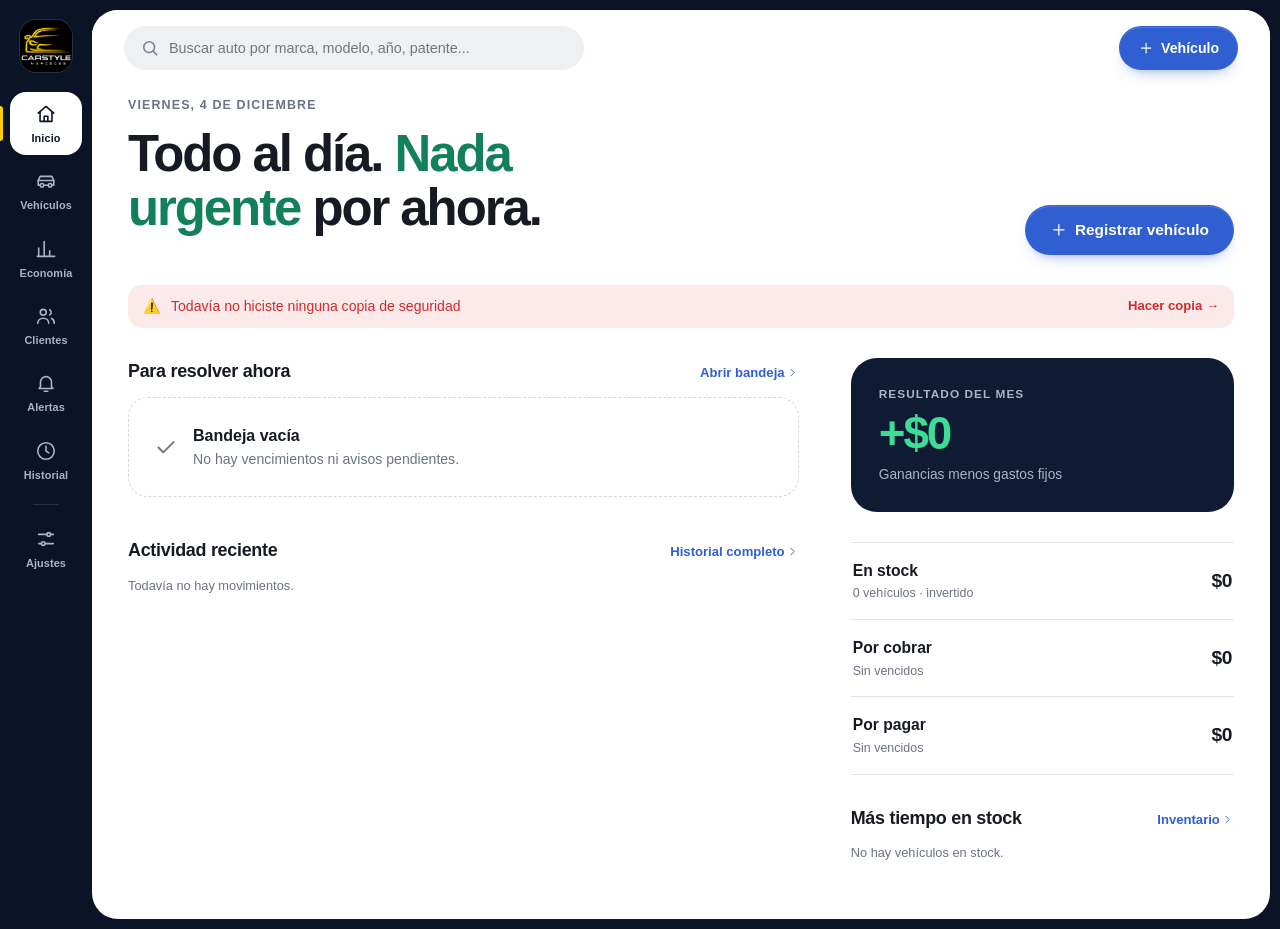
<file: PaginaToto-CODIGO-FUENTE/index.html>
<!DOCTYPE html>
<html lang="es">
<head>
  <meta charset="UTF-8" />
  <meta name="viewport" content="width=device-width, initial-scale=1.0, viewport-fit=cover" />
  <meta name="theme-color" content="#0f172a" />
  <title>PaginaToto — Gestión de compraventa de autos</title>
  <link rel="stylesheet" href="assets/styles.css?v=22" />
  <link rel="icon" type="image/png" href="assets/logoiphonecarstyle.png?v=1" />
  <link rel="manifest" href="manifest.webmanifest" />
  <link rel="apple-touch-icon" href="assets/logoiphonecarstyle.png?v=1" />
  <meta name="apple-mobile-web-app-capable" content="yes" />
  <meta name="apple-mobile-web-app-title" content="PaginaToto" />
  <meta name="mobile-web-app-capable" content="yes" />
</head>
<body>
  <noscript>Esta aplicación necesita JavaScript activado.</noscript>

  <script src="js/brand-logo.js?v=16"></script>
  <script src="js/store.js?v=26"></script>
  <script src="js/finance.js?v=16"></script>
  <script src="js/ui.js?v=16"></script>
  <script src="js/xlsx.js?v=16"></script>
  <script src="js/excel.js?v=16"></script>
  <script src="js/notify.js?v=16"></script>
  <script src="js/supabase.js?v=16"></script>
  <script src="js/auth.js?v=16"></script>
  <script src="js/sync.js?v=26"></script>
  <script src="js/forms.js?v=16"></script>
  <script src="js/views1.js?v=16"></script>
  <script src="js/views2.js?v=26"></script>
  <script src="js/app.js?v=16"></script>
</body>
</html>
</file>
<file: PaginaToto-CODIGO-FUENTE/assets/styles.css>
/* ============================================================================
 * PaginaToto — Hoja de estilos
 * Diseño limpio, moderno y responsive (2026). Light + dark automático.
 * ==========================================================================*/

:root {
  /* ---- Identidad de marca (modo claro) ---------------------------------
     Azul = acción/interacción · Azul marino = estructura · Amarillo = acento
     de marca (logo). El amarillo NO se usa para estados ni para botones. */
  --c-bg: #f5f6f8;
  --c-surface: #ffffff;
  --c-surface-2: #eef0f4;
  --c-border: #e2e5eb;
  --c-border-strong: #d2d7e0;
  --c-text: #161a22;
  --c-text-soft: #4f5766;
  --c-text-mute: #6b7384;
  --c-primary: #2f5fd0;
  --c-primary-dark: #264fb0;
  --c-primary-soft: #e8eefb;
  --c-success: #12805c;
  --c-success-soft: #e2f3ec;
  --c-danger: #d12b2b;
  --c-danger-soft: #fce9e9;
  --c-warn: #c2570c;
  --c-warn-soft: #fdeee1;
  --c-info: #2f5fd0;
  --c-navy: #0f1b33;
  --c-brand: #ffcf00;
  --c-sidebar: #0f1b33;
  --c-sidebar-border: rgba(255, 255, 255, .09);
  --c-sidebar-text: #aab4c8;
  --c-sidebar-text-hi: #ffffff;
  --c-sidebar-hover: rgba(255, 255, 255, .06);
  --c-sidebar-active: rgba(255, 255, 255, .11);
  --shadow-sm: 0 1px 0 rgba(15, 27, 51, .03);
  --shadow-md: 0 6px 18px rgba(15, 27, 51, .10);
  --shadow-lg: 0 16px 44px rgba(15, 27, 51, .20);
  --radius: 12px;
  --radius-sm: 9px;
  --sidebar-w: 244px;
  --font: -apple-system, BlinkMacSystemFont, "Segoe UI", Roboto, "Helvetica Neue", Arial, sans-serif;
}

@media (prefers-color-scheme: dark) {
  :root:not([data-theme="light"]) {
    color-scheme: dark;
    --c-bg: #0d1119;
    --c-surface: #161b26;
    --c-surface-2: #1c2230;
    --c-border: #262d3d;
    --c-border-strong: #333c50;
    --c-text: #e7ebf3;
    --c-text-soft: #a7b0c2;
    --c-text-mute: #7a8398;
    --c-primary: #4f8bff;
    --c-primary-dark: #3d78ec;
    --c-primary-soft: #1b2740;
    --c-success: #37c46b;
    --c-success-soft: #142a1e;
    --c-danger: #f2544c;
    --c-danger-soft: #2c1a1c;
    --c-warn: #eab04d;
    --c-warn-soft: #2c2416;
    --shadow-sm: 0 1px 2px rgba(0, 0, 0, .3);
    --shadow-md: 0 4px 14px rgba(0, 0, 0, .35);
    --shadow-lg: 0 12px 40px rgba(0, 0, 0, .5);
    /* tokens nuevos (solo compatibilidad: el modo oscuro se rediseña luego) */
    --c-navy: #0b1220;
    --c-sidebar: #161b26;
    --c-sidebar-border: #262d3d;
    --c-sidebar-text: #a7b0c2;
    --c-sidebar-text-hi: #e7ebf3;
    --c-sidebar-hover: #1c2230;
    --c-sidebar-active: #1b2740;
  }
}
/* Tema elegido a mano en Ajustes → Apariencia (mismos valores del modo oscuro) */
:root[data-theme="dark"] {
  color-scheme: dark;
    --c-bg: #0d1119;
    --c-surface: #161b26;
    --c-surface-2: #1c2230;
    --c-border: #262d3d;
    --c-border-strong: #333c50;
    --c-text: #e7ebf3;
    --c-text-soft: #a7b0c2;
    --c-text-mute: #7a8398;
    --c-primary: #4f8bff;
    --c-primary-dark: #3d78ec;
    --c-primary-soft: #1b2740;
    --c-success: #37c46b;
    --c-success-soft: #142a1e;
    --c-danger: #f2544c;
    --c-danger-soft: #2c1a1c;
    --c-warn: #eab04d;
    --c-warn-soft: #2c2416;
    --shadow-sm: 0 1px 2px rgba(0, 0, 0, .3);
    --shadow-md: 0 4px 14px rgba(0, 0, 0, .35);
    --shadow-lg: 0 12px 40px rgba(0, 0, 0, .5);
    /* tokens nuevos (solo compatibilidad: el modo oscuro se rediseña luego) */
    --c-navy: #0b1220;
    --c-sidebar: #161b26;
    --c-sidebar-border: #262d3d;
    --c-sidebar-text: #a7b0c2;
    --c-sidebar-text-hi: #e7ebf3;
    --c-sidebar-hover: #1c2230;
    --c-sidebar-active: #1b2740;
}
:root[data-theme="light"] { color-scheme: light; }

* { box-sizing: border-box; }
[hidden] { display: none !important; }
html, body { margin: 0; padding: 0; }
body {
  font-family: var(--font);
  background: var(--c-bg);
  color: var(--c-text);
  font-size: 14.5px;
  line-height: 1.5;
  -webkit-font-smoothing: antialiased;
}
a { color: inherit; text-decoration: none; }
h1, h2, h3, h4 { margin: 0; font-weight: 650; letter-spacing: -.01em; }
h1 { font-size: 1.5rem; }
h3 { font-size: 1.05rem; }
h4 { font-size: .95rem; }
p { margin: 0; }
code { font-family: ui-monospace, SFMono-Regular, Menlo, monospace; background: var(--c-surface-2); padding: 1px 5px; border-radius: 5px; font-size: .85em; }
img { max-width: 100%; display: block; }

/* ============================ Layout shell ========================= */
.app-shell { display: flex; min-height: 100vh; }
.content-col { flex: 1; min-width: 0; display: flex; flex-direction: column; }

.sidebar {
  width: var(--sidebar-w);
  flex-shrink: 0;
  background: var(--c-sidebar);
  border-right: 1px solid var(--c-sidebar-border);
  padding: 18px 12px;
  position: sticky;
  top: 0;
  height: 100vh;
  overflow-y: auto;
  display: flex;
  flex-direction: column;
}
.brand { display: flex; align-items: center; gap: 10px; padding: 6px 8px 18px; }
.brand-logo-img { display: block; width: 100%; max-width: 190px; height: auto; }

.nav { display: flex; flex-direction: column; gap: 2px; }
.nav-divider { height: 1px; background: var(--c-sidebar-border); margin: 8px 6px; }
.nav-item {
  display: flex; align-items: center; gap: 11px;
  padding: 9px 11px; border-radius: var(--radius-sm);
  color: var(--c-sidebar-text); font-weight: 500; font-size: .9rem;
  transition: background .12s, color .12s;
  position: relative;
}
.nav-item:hover { background: var(--c-sidebar-hover); color: var(--c-sidebar-text-hi); }
.nav-item.is-active { background: var(--c-sidebar-active); color: var(--c-sidebar-text-hi); font-weight: 620; }
/* Acento de marca: barra amarilla en el ítem activo (único uso del amarillo en la navegación) */
.nav-item.is-active::before {
  content: ""; position: absolute; left: -12px; top: 8px; bottom: 8px; width: 3px;
  border-radius: 0 3px 3px 0; background: var(--c-brand);
}
.nav-icon { width: 20px; height: 20px; flex-shrink: 0; }
.ico { display: inline-flex; align-items: center; justify-content: center; line-height: 0; flex-shrink: 0; }
.ico svg { width: 1.25em; height: 1.25em; display: block; }
.nav-icon svg { width: 20px; height: 20px; }
.nav-badge {
  margin-left: auto; background: var(--c-danger); color: #fff;
  font-size: .68rem; font-weight: 700; min-width: 18px; height: 18px;
  border-radius: 9px; display: flex; align-items: center; justify-content: center; padding: 0 4px;
}

.sidebar-backdrop { display: none; }

/* ============================== Topbar ============================= */
.topbar {
  display: flex; align-items: center; gap: 12px;
  padding: 12px 22px;
  background: var(--c-surface);
  border-bottom: 1px solid var(--c-border);
  position: sticky; top: 0; z-index: 20;
}
.menu-toggle { display: none; }
.btn-add-top .ico svg { width: 1.1em; height: 1.1em; }
.topbar-brand { display: none; height: 30px; width: auto; }
.topbar-search-wrap { flex: 1; max-width: 520px; }
.topbar-search { width: 100%; }

/* ===================== Barra inferior (celular) ==================== */
.bottomnav { display: none; }

.main { padding: 22px; flex: 1; }
.page { max-width: 1180px; margin: 0 auto; display: flex; flex-direction: column; gap: 18px; }
/* Economía: aprovecha más ancho que el resto de las pantallas (sidebar +
   margen cómodo + contenido amplio), sin afectar el resto de la app. */
.page.page-economia { max-width: 1600px; }
.page-economia .tab-panel .page { max-width: none; margin: 0; }
.page-head { display: flex; align-items: flex-start; justify-content: space-between; gap: 16px; flex-wrap: wrap; }
.page-sub { color: var(--c-text-mute); font-size: .9rem; margin-top: 2px; }
.page-head-actions { display: flex; align-items: center; gap: 8px; flex-wrap: wrap; }

/* Botón de acceso rápido a Alertas (Inicio) */
.btn-alertas { position: relative; gap: 7px; }
.btn-alertas-ico { font-size: 1rem; line-height: 1; }
.btn-alertas.has-alerts { border-color: var(--c-danger); color: var(--c-danger); }
.btn-alertas.has-alerts:hover { background: var(--c-danger-soft); }
.btn-alertas-badge {
  background: var(--c-danger); color: #fff; font-size: .7rem; font-weight: 800;
  min-width: 18px; height: 18px; border-radius: 9px; padding: 0 5px;
  display: inline-flex; align-items: center; justify-content: center;
}

/* ============================== Botones =========================== */
.btn {
  display: inline-flex; align-items: center; gap: 7px; justify-content: center;
  border: 1px solid transparent; border-radius: 10px;
  padding: 9px 15px; font-size: .88rem; font-weight: 600; font-family: inherit;
  cursor: pointer; transition: background .12s, border-color .12s, transform .05s, opacity .12s;
  white-space: nowrap;
}
.btn:active { transform: translateY(1px); }
.btn-primary { background: var(--c-primary); color: #fff; }
.btn-primary:hover { background: var(--c-primary-dark); }
.btn-ghost { background: var(--c-surface); border-color: var(--c-border-strong); color: var(--c-text); }
.btn-ghost:hover { background: var(--c-surface-2); }
.btn-danger { background: var(--c-danger); color: #fff; }
.btn-danger:hover { filter: brightness(.94); }
.btn-danger-ghost { background: var(--c-surface); border-color: var(--c-border-strong); color: var(--c-danger); }
.btn-danger-ghost:hover { background: var(--c-danger-soft); }
.btn-sm { padding: 6px 11px; font-size: .82rem; border-radius: 8px; }
.icon-btn {
  background: transparent; border: none; cursor: pointer; font-size: 1.2rem;
  color: var(--c-text-soft); padding: 6px; border-radius: 8px; line-height: 1;
}
.icon-btn:hover { background: var(--c-surface-2); }
.mini-btn {
  border: 1px solid var(--c-border-strong); background: var(--c-surface);
  border-radius: 7px; padding: 3px 7px; font-size: .78rem; cursor: pointer; color: var(--c-text-soft);
}
.mini-btn:hover { background: var(--c-surface-2); color: var(--c-text); }
.mini-tag { font-size: .72rem; color: var(--c-primary); font-weight: 600; }
.row-btns { display: flex; gap: 6px; flex-wrap: wrap; }
.center { text-align: center; }

/* ============================== Cards ============================= */
.card {
  background: var(--c-surface);
  border: 1px solid var(--c-border);
  border-radius: var(--radius);
  padding: 18px;
  box-shadow: var(--shadow-sm);
  display: flex; flex-direction: column; gap: 12px; min-width: 0;
}
.card-head { display: flex; align-items: center; justify-content: space-between; }
.card-actions-head { display: flex; align-items: center; justify-content: space-between; gap: 10px; flex-wrap: wrap; }
.info-card { background: var(--c-primary-soft); border-color: transparent; }
.count-tag { font-size: .78rem; color: var(--c-text-mute); background: var(--c-surface-2); padding: 2px 8px; border-radius: 20px; }

/* Resúmenes: selector de período compacto + tarjetas de acceso */
.resumen-period { display: flex; align-items: center; gap: 8px; }
.resumen-period-ico { font-size: 1rem; line-height: 1; flex-shrink: 0; }
.resumen-period select { max-width: 200px; }
.resumen-nav-card { flex-direction: row; align-items: center; gap: 14px; cursor: pointer; transition: border-color .12s, background .12s; }
.resumen-nav-card:hover { border-color: var(--c-primary); background: var(--c-surface-2); }
.resumen-nav-ico { font-size: 1.6rem; flex-shrink: 0; line-height: 1; }
.resumen-nav-body { display: flex; flex-direction: column; gap: 2px; }
.resumen-nav-body strong { font-size: .96rem; }
.resumen-nav-body span { font-size: .82rem; color: var(--c-text-mute); }

/* Economía: menú de módulos en tarjetas grandes */
.module-grid { gap: 14px; }
.module-card {
  min-height: 138px; align-items: center; justify-content: center; text-align: center;
  gap: 8px; cursor: pointer; transition: border-color .12s, background .12s, transform .05s;
}
.module-card:hover { border-color: var(--c-primary); background: var(--c-surface-2); }
.module-card:active { transform: scale(.98); }
.module-card-ico { font-size: 2rem; line-height: 1; }
.module-card-title { font-size: 1rem; }
.module-card-desc { font-size: .8rem; color: var(--c-text-mute); }

.grid-2 { display: grid; grid-template-columns: 1fr 1fr; gap: 14px; }
.grid-3 { display: grid; grid-template-columns: repeat(3, 1fr); gap: 14px; }

/* ============================ Stat cards ========================= */
.stat-grid { display: grid; grid-template-columns: repeat(4, 1fr); gap: 14px; }
.stat-grid-4 { grid-template-columns: repeat(4, 1fr); }
.stat-card {
  background: var(--c-surface); border: 1px solid var(--c-border); border-radius: var(--radius);
  padding: 16px; display: flex; gap: 13px; align-items: center; box-shadow: var(--shadow-sm);
}
.stat-icon {
  width: 42px; height: 42px; border-radius: 11px; flex-shrink: 0;
  background: var(--c-primary-soft); display: flex; align-items: center; justify-content: center;
}
.stat-icon::after { font-size: 1.15rem; }
.icon-car::after { content: "🚗"; }
.icon-cash::after { content: "💰"; }
.icon-check::after { content: "✅"; }
.icon-trend::after { content: "📈"; }
.stat-body { display: flex; flex-direction: column; min-width: 0; }
.stat-label { font-size: .78rem; color: var(--c-text-mute); font-weight: 500; }
.stat-value { font-size: 1.32rem; font-weight: 700; letter-spacing: -.02em; }
.stat-sub { font-size: .74rem; color: var(--c-text-mute); }

.mini-stat {
  background: var(--c-surface); border: 1px solid var(--c-border); border-radius: var(--radius-sm);
  padding: 13px 15px; display: flex; flex-direction: column; gap: 3px;
}
.mini-stat-label { font-size: .76rem; color: var(--c-text-mute); }
.mini-stat-value { font-size: 1.12rem; font-weight: 700; }
.mini-stat-sub { font-size: .72rem; color: var(--c-text-mute); }

.pos { color: var(--c-success); }
.neg { color: var(--c-danger); }
.muted { color: var(--c-text-mute); }
.strong { font-weight: 700; }

/* ==================== Economía: dashboard financiero ============== */
.econ-hero {
  background: var(--c-surface); border: 1px solid var(--c-border); border-radius: var(--radius);
  padding: 22px 26px; box-shadow: var(--shadow-sm);
  display: flex; flex-direction: column; gap: 4px;
}
.econ-hero-label { font-size: .8rem; color: var(--c-text-mute); font-weight: 650; text-transform: uppercase; letter-spacing: .03em; }
.econ-hero-value { font-size: 2.3rem; font-weight: 800; letter-spacing: -.02em; line-height: 1.15; }
.econ-hero-sub { font-size: .8rem; color: var(--c-text-mute); margin-top: 2px; }
.econ-hero-link { cursor: pointer; transition: border-color .12s, background .12s; }
.econ-hero-link:hover { border-color: var(--c-primary); background: var(--c-surface-2); }

.perf-list { display: flex; flex-direction: column; }
.perf-row { display: flex; align-items: center; gap: 12px; padding: 10px 2px; border-bottom: 1px solid var(--c-border); }
.perf-row:last-child { border-bottom: none; }
.perf-label { flex: 0 0 148px; font-size: .82rem; color: var(--c-text-mute); }
.perf-name { flex: 1; min-width: 0; font-weight: 650; font-size: .92rem; color: var(--c-primary); overflow: hidden; text-overflow: ellipsis; white-space: nowrap; }
.perf-value { flex: 0 0 auto; font-weight: 700; font-size: .95rem; text-align: right; white-space: nowrap; }

/* ============================== Toolbar ========================== */
.toolbar { display: flex; gap: 10px; align-items: center; flex-wrap: wrap; }
.toolbar-search { flex: 1; min-width: 200px; }
.search-input { width: 100%; }
.toolbar-actions { display: flex; gap: 8px; }
.sort-select { min-width: 150px; }

.filters-panel {
  background: var(--c-surface); border: 1px solid var(--c-border); border-radius: var(--radius);
  padding: 16px; box-shadow: var(--shadow-sm); display: flex; flex-direction: column; gap: 12px;
}
.filters-grid { display: grid; grid-template-columns: repeat(4, 1fr); gap: 12px; }
.filter-field { display: flex; flex-direction: column; gap: 4px; }
.filter-label { font-size: .74rem; color: var(--c-text-mute); font-weight: 500; }

/* =========================== Vehicle list ======================= */
.vehicle-list { display: flex; flex-direction: column; }
.vehicle-row {
  display: flex; align-items: center; gap: 13px; padding: 12px 6px;
  border-bottom: 1px solid var(--c-border); transition: background .1s;
}
.vehicle-row:last-child { border-bottom: none; }
.vehicle-row:hover { background: var(--c-surface-2); }
.row-thumb {
  width: 58px; height: 44px; border-radius: 9px; overflow: hidden; flex-shrink: 0;
  background: var(--c-surface-2); display: flex; align-items: center; justify-content: center;
}
.row-thumb img { width: 100%; height: 100%; object-fit: cover; }
.row-thumb.no-photo span { font-size: 1.2rem; opacity: .5; }
.row-main { flex: 1; min-width: 0; }
.row-title-line { display: flex; align-items: center; gap: 8px; }
.row-name { font-weight: 620; font-size: .96rem; white-space: nowrap; overflow: hidden; text-overflow: ellipsis; }
.row-meta { display: flex; gap: 10px; font-size: .78rem; color: var(--c-text-mute); flex-wrap: wrap; margin-top: 2px; }
.row-alert { color: var(--c-warn); font-weight: 600; }
.row-right { text-align: right; display: flex; flex-direction: column; gap: 2px; flex-shrink: 0; }
.row-patente {
  font-family: ui-monospace, monospace; font-size: .8rem; letter-spacing: .04em;
  background: var(--c-surface-2); padding: 2px 7px; border-radius: 6px; color: var(--c-text-soft);
}
.row-ganancia { font-weight: 700; font-size: .92rem; }
.row-inversion { font-weight: 600; font-size: .88rem; color: var(--c-text-soft); }

/* ============================== Badges ========================== */
.badge {
  display: inline-flex; align-items: center; font-size: .72rem; font-weight: 650;
  padding: 3px 9px; border-radius: 20px; white-space: nowrap;
}
.badge-stock { background: var(--c-primary-soft); color: var(--c-primary); }
.badge-reservado { background: #e6eaf3; color: #2b3a5c; }
.badge-vendido { background: var(--c-success-soft); color: var(--c-success); }
.badge-ok { background: var(--c-success-soft); color: var(--c-success); }
.badge-warn { background: var(--c-warn-soft); color: var(--c-warn); }
.badge-danger { background: var(--c-danger-soft); color: var(--c-danger); }
.badge-neutral { background: var(--c-surface-2); color: var(--c-text-soft); }
.pill {
  display: inline-flex; align-items: center; font-size: .72rem; font-weight: 600;
  padding: 2px 8px; border-radius: 6px; background: var(--c-surface-2); color: var(--c-text-soft);
}
.pill-ok { background: var(--c-success-soft); color: var(--c-success); }
.pill-warn { background: var(--c-warn-soft); color: var(--c-warn); }
.pill-danger { background: var(--c-danger-soft); color: var(--c-danger); }
.pill-info { background: var(--c-primary-soft); color: var(--c-primary); }

/* =========================== Vehicle detail ==================== */
.detail-head { display: flex; flex-direction: column; gap: 14px; }
.back-link { color: var(--c-text-mute); font-size: .85rem; font-weight: 500; }
.back-link:hover { color: var(--c-text); }
.detail-head-main { display: flex; gap: 16px; align-items: center; }
.detail-hero-photo {
  width: 120px; height: 90px; border-radius: 12px; overflow: hidden; flex-shrink: 0;
  background: var(--c-surface-2); display: flex; align-items: center; justify-content: center; cursor: pointer;
}
.detail-hero-photo img { width: 100%; height: 100%; object-fit: cover; }
.detail-hero-photo.no-photo span { font-size: 2rem; opacity: .4; }
.detail-titles { min-width: 0; }
.detail-titles h1 { margin-bottom: 4px; overflow-wrap: break-word; }
.detail-sub { display: flex; align-items: center; gap: 8px; flex-wrap: wrap; margin-top: 6px; }
.detail-patente { display: inline-block; font-family: ui-monospace, monospace; background: var(--c-surface-2); padding: 3px 9px; border-radius: 7px; font-size: .82rem; color: var(--c-text-mute); }
.detail-actions { display: flex; align-items: center; gap: 8px; flex-wrap: wrap; }

.detail-invest { display: flex; flex-direction: column; gap: 2px; }
.detail-invest-value { font-size: 1.7rem; font-weight: 750; line-height: 1.1; }
.detail-invest-label { font-size: .82rem; color: var(--c-text-mute); }

/* menú "⋯" de acciones secundarias de la ficha */
.more-menu-wrap { position: relative; }
.more-btn { font-size: 1.2rem; line-height: 1; padding: 8px 12px; border: 1px solid var(--c-border-strong); border-radius: var(--radius-sm); }
.more-menu {
  position: absolute; right: 0; top: calc(100% + 6px); z-index: 40;
  min-width: 190px; background: var(--c-surface); border: 1px solid var(--c-border);
  border-radius: var(--radius-sm); box-shadow: var(--shadow-md, 0 10px 30px rgba(0,0,0,.18));
  display: flex; flex-direction: column; padding: 6px; gap: 2px;
}
.more-menu-item {
  text-align: left; padding: 9px 11px; border-radius: 7px; font-size: .88rem;
  color: var(--c-text); background: transparent; white-space: nowrap;
}
.more-menu-item:hover { background: var(--c-surface-2); }
.more-menu-item.is-danger { color: var(--c-danger); }

/* checklist en modo lectura (Resumen) */
.checklist-glance { display: grid; grid-template-columns: repeat(2, 1fr); gap: 6px 14px; }
.checklist-glance-item { display: flex; align-items: center; gap: 7px; font-size: .86rem; color: var(--c-text-soft); }
.checklist-glance-item.is-ok { color: var(--c-success); }
.checklist-glance-item span:first-child { width: 16px; text-align: center; flex-shrink: 0; }

/* página de registrar / editar vehículo */
.vehicle-form-page { max-width: 760px; }
.vehicle-form-page h1 { margin: 2px 0 4px; }
.form-actions { display: flex; justify-content: flex-end; gap: 10px; }
.detail-alerts { display: flex; flex-direction: column; gap: 6px; }
.alert-line {
  display: flex; align-items: center; gap: 9px; font-size: .85rem;
  padding: 9px 13px; border-radius: 10px; background: var(--c-surface-2);
}
.alert-warn { background: var(--c-warn-soft); color: var(--c-warn); }
.alert-danger { background: var(--c-danger-soft); color: var(--c-danger); }
.alert-info { background: var(--c-primary-soft); color: var(--c-primary); }

.kpi-row { display: grid; grid-template-columns: repeat(4, 1fr); gap: 12px; }
.kpi {
  background: var(--c-surface); border: 1px solid var(--c-border); border-radius: var(--radius-sm);
  padding: 13px 15px; display: flex; flex-direction: column; gap: 3px;
}
.kpi-label { font-size: .74rem; color: var(--c-text-mute); }
.kpi-value { font-size: 1.16rem; font-weight: 700; }
.kpi-sub { font-size: .74rem; color: var(--c-text-mute); }

/* =============================== Tabs ========================== */
.tabs {
  display: flex; gap: 4px; border-bottom: 1px solid var(--c-border);
  overflow-x: auto; scrollbar-width: none;
  /* Sombra a los costados que indica "hay más pestañas" — solo aparece
     cuando realmente hay contenido oculto a ese lado (truco de scroll con
     background-attachment: local/scroll), sin JS ni medir nada. */
  background:
    linear-gradient(to right, var(--c-bg) 30%, rgba(0,0,0,0)) left,
    linear-gradient(to left, var(--c-bg) 30%, rgba(0,0,0,0)) right,
    linear-gradient(to right, rgba(0,0,0,.16), rgba(0,0,0,0)) left,
    linear-gradient(to left, rgba(0,0,0,.16), rgba(0,0,0,0)) right;
  background-repeat: no-repeat;
  background-size: 26px 100%, 26px 100%, 12px 100%, 12px 100%;
  background-attachment: local, local, scroll, scroll;
}
.tabs::-webkit-scrollbar { display: none; }
.tab {
  background: transparent; border: none; cursor: pointer; font-family: inherit;
  padding: 10px 13px; font-size: .86rem; font-weight: 550; color: var(--c-text-mute);
  border-bottom: 2px solid transparent; white-space: nowrap;
}
.tab:hover { color: var(--c-text); }
.tab.is-active { color: var(--c-primary); border-bottom-color: var(--c-primary); font-weight: 650; }
.tab-panel { display: flex; flex-direction: column; gap: 16px; min-width: 0; }

/* ============================ Data list ======================= */
.data-list { display: flex; flex-direction: column; min-width: 0; }
.data-row { display: flex; justify-content: space-between; gap: 16px; padding: 8px 0; border-bottom: 1px dashed var(--c-border); font-size: .9rem; min-width: 0; }
.data-row:last-child { border-bottom: none; }
.data-k { color: var(--c-text-mute); flex: 0 0 auto; max-width: 42%; overflow-wrap: break-word; }
.data-v { font-weight: 550; text-align: right; flex: 1; min-width: 0; overflow-wrap: break-word; }

.invest-summary, .cuotas-summary, .sale-preview {
  display: flex; gap: 22px; flex-wrap: wrap; background: var(--c-surface-2);
  padding: 13px 16px; border-radius: 10px;
}
.invest-summary > div, .cuotas-summary > div { display: flex; flex-direction: column; }
.invest-summary span, .cuotas-summary span { font-size: .74rem; color: var(--c-text-mute); }
.invest-summary strong, .cuotas-summary strong { font-size: 1rem; }
.invest-total strong { color: var(--c-primary); }
.sale-preview { flex-direction: column; gap: 6px; }
.sale-preview-row { display: flex; justify-content: space-between; font-size: .9rem; }

/* ============================= Tables ========================= */
.table-wrap { overflow-x: auto; border: 1px solid var(--c-border); border-radius: var(--radius-sm); }
.data-table { width: 100%; border-collapse: collapse; font-size: .86rem; }
.data-table th {
  text-align: left; padding: 10px 12px; background: var(--c-surface-2);
  font-weight: 600; color: var(--c-text-soft); font-size: .78rem; white-space: nowrap;
  position: sticky; top: 0;
}
.data-table td { padding: 10px 12px; border-top: 1px solid var(--c-border); white-space: nowrap; }
.data-table tbody tr:hover { background: var(--c-surface-2); }
.clickable-row { cursor: pointer; }
.cell-name { font-weight: 600; }
.finance-table td { white-space: nowrap; }
.obs-cell, .obs-text { white-space: normal; max-width: 340px; }
.obs-text { color: var(--c-text-soft); }

/* ============================= Forms ========================= */
.form-grid { display: flex; flex-direction: column; gap: 14px; }
.form-section-title { font-weight: 650; font-size: .82rem; text-transform: uppercase; letter-spacing: .05em; color: var(--c-text-mute); margin-top: 4px; }
.form-help { font-size: .8rem; color: var(--c-text-mute); }
.field { display: flex; flex-direction: column; gap: 5px; }
.field-label { font-size: .8rem; font-weight: 550; color: var(--c-text-soft); }
.field-hint { font-size: .74rem; color: var(--c-text-mute); }
.input {
  width: 100%; font-family: inherit; font-size: .9rem; color: var(--c-text);
  background: var(--c-surface); border: 1px solid var(--c-border-strong);
  border-radius: 9px; padding: 9px 11px; transition: border-color .12s, box-shadow .12s;
}
.input:focus { outline: none; border-color: var(--c-primary); box-shadow: 0 0 0 3px var(--c-primary-soft); }
.textarea { resize: vertical; min-height: 62px; }
.select { appearance: none; background-image: url("data:image/svg+xml,%3Csvg xmlns='http://www.w3.org/2000/svg' width='12' height='12' viewBox='0 0 12 12'%3E%3Cpath fill='%238a93a6' d='M3 4.5L6 8l3-3.5z'/%3E%3C/svg%3E"); background-repeat: no-repeat; background-position: right 10px center; padding-right: 28px; }
.money-group { display: flex; gap: 8px; }
.money-input { flex: 1; }
.moneda-select { max-width: 150px; }
.inline-fields { display: flex; gap: 10px; flex-wrap: wrap; align-items: flex-end; }
.inline-fields .field { flex: 1; min-width: 120px; }
.check-grid { display: grid; grid-template-columns: repeat(2, 1fr); gap: 8px; }
.check-item, .check-inline { display: flex; align-items: center; gap: 8px; font-size: .88rem; cursor: pointer; }
.check-item { background: var(--c-surface-2); padding: 8px 11px; border-radius: 8px; }
.check-item input, .check-inline input { width: 16px; height: 16px; accent-color: var(--c-primary); }

/* Photo picker */

.trade-in-box { border: 1px solid var(--c-border); border-radius: 10px; padding: 14px; display: flex; flex-direction: column; gap: 12px; background: var(--c-surface-2); }
.cuotas-builder { display: flex; flex-direction: column; gap: 8px; }
.cuota-row { display: flex; gap: 8px; align-items: center; flex-wrap: wrap; padding: 8px; background: var(--c-surface-2); border-radius: 8px; }
.cuota-num { font-size: .8rem; font-weight: 600; color: var(--c-text-soft); min-width: 60px; }
.cuota-total { font-weight: 600; font-size: .9rem; padding-top: 6px; }
.doc-options { display: flex; gap: 8px; flex-wrap: wrap; }
.doc-opt {
  border: 1px solid var(--c-border-strong); background: var(--c-surface); border-radius: 9px;
  padding: 9px 14px; cursor: pointer; font-family: inherit; font-size: .86rem; color: var(--c-text-soft);
}
.doc-opt.is-active { border-color: var(--c-primary); background: var(--c-primary-soft); color: var(--c-primary); font-weight: 600; }

/* ============================= Modal ======================== */
body.modal-open { overflow: hidden; }
.modal-overlay {
  position: fixed; inset: 0; background: rgba(15, 23, 42, .55); backdrop-filter: blur(2px);
  display: flex; align-items: flex-start; justify-content: center; padding: 40px 16px;
  z-index: 100; opacity: 0; transition: opacity .2s; overflow-y: auto;
}
.modal-overlay.show { opacity: 1; }
.modal {
  background: var(--c-surface); border-radius: 16px; width: 100%; max-width: 560px;
  box-shadow: var(--shadow-lg); transform: translateY(12px); transition: transform .2s;
  display: flex; flex-direction: column; max-height: calc(100vh - 80px);
}
.modal-overlay.show .modal { transform: translateY(0); }
.modal-sm { max-width: 400px; }
.modal-lg { max-width: 780px; }
.modal-head { display: flex; align-items: center; justify-content: space-between; padding: 16px 18px; border-bottom: 1px solid var(--c-border); }
.modal-title { font-size: 1.05rem; }
.modal-body { padding: 18px; overflow-y: auto; }
.modal-foot { padding: 14px 18px; border-top: 1px solid var(--c-border); display: flex; justify-content: flex-end; gap: 9px; }
.confirm-text { font-size: .92rem; color: var(--c-text-soft); }

/* Bloqueo recuperable: permite consultar la aplicación mientras el backup falla. */
.backup-lock-overlay { position: fixed; z-index: 10000; inset: max(12px, env(safe-area-inset-top, 0px)) 12px auto; display: flex; justify-content: center; pointer-events: none; }
.backup-lock-card { width: min(100%, 460px); max-height: calc(100vh - 24px); overflow-y: auto; padding: 20px; border: 1px solid var(--c-border); border-radius: 16px; background: var(--c-surface); color: var(--c-text); box-shadow: var(--shadow-lg); pointer-events: auto; }
.backup-lock-card h2 { margin: 0 0 12px; font-size: 1.15rem; }
.backup-lock-message { color: var(--c-text-soft); line-height: 1.5; }
.backup-lock-state { min-height: 1.25em; color: var(--c-danger); font-size: .9rem; }
.backup-lock-button { width: 100%; min-height: 46px; border: 0; border-radius: 10px; background: var(--c-primary); color: #fff; font: inherit; font-weight: 650; cursor: pointer; }
.backup-lock-button:disabled { opacity: .65; cursor: wait; }


/* ============================= Toasts ====================== */
.toast-wrap { position: fixed; bottom: 20px; left: 50%; transform: translateX(-50%); display: flex; flex-direction: column; gap: 8px; z-index: 200; align-items: center; }
.toast {
  background: var(--c-text); color: var(--c-bg); padding: 10px 18px; border-radius: 10px;
  font-size: .86rem; font-weight: 550; box-shadow: var(--shadow-lg);
  opacity: 0; transform: translateY(10px); transition: opacity .25s, transform .25s;
}
.toast.show { opacity: 1; transform: translateY(0); }
.toast-success { background: var(--c-success); color: #fff; }
.toast-error { background: var(--c-danger); color: #fff; }

/* ============================= Charts ====================== */

/* ============================= Timeline =================== */
.timeline { display: flex; flex-direction: column; }
.tl-item { display: flex; gap: 13px; padding: 12px 6px; border-bottom: 1px solid var(--c-border); cursor: pointer; }
.tl-item:hover { background: var(--c-surface-2); }
.tl-item:last-child { border-bottom: none; }
.tl-icon { width: 34px; height: 34px; border-radius: 9px; background: var(--c-surface-2); display: flex; align-items: center; justify-content: center; flex-shrink: 0; }
.tl-body { flex: 1; min-width: 0; }
.tl-title { display: flex; justify-content: space-between; gap: 12px; font-weight: 550; font-size: .9rem; }
.tl-title span:first-child { min-width: 0; overflow-wrap: break-word; }
.tl-monto { font-weight: 700; white-space: nowrap; }
.tl-meta { font-size: .78rem; color: var(--c-text-mute); display: flex; gap: 6px; flex-wrap: wrap; margin-top: 2px; }

/* ============================ Segmented =================== */
.seg-control { display: inline-flex; background: var(--c-surface-2); border-radius: 10px; padding: 3px; gap: 2px; flex-wrap: wrap; }
.seg-control.wrap { display: flex; }
.seg {
  border: none; background: transparent; font-family: inherit; font-size: .84rem; font-weight: 550;
  padding: 7px 13px; border-radius: 8px; cursor: pointer; color: var(--c-text-soft);
}
.seg.is-active { background: var(--c-surface); color: var(--c-text); box-shadow: var(--shadow-sm); font-weight: 650; }
.range-box { background: var(--c-surface); border: 1px solid var(--c-border); border-radius: var(--radius-sm); padding: 14px; }
.vs { font-weight: 700; color: var(--c-text-mute); align-self: center; }
.cmp-result { margin-top: 14px; }

/* ========================= Highlights ==================== */
.highlight-grid { }
.highlight { gap: 4px; }
.highlight-label { font-size: .76rem; color: var(--c-text-mute); font-weight: 500; }
.highlight-name { font-weight: 650; font-size: .95rem; color: var(--c-primary); }
.highlight-value { font-size: 1.1rem; font-weight: 700; }
.highlight-sub { font-size: .76rem; color: var(--c-text-mute); }

/* ===================== Comparación dólar ================= */
.cmp-dollar-result { display: flex; flex-direction: column; gap: 16px; }
.cmp-main { border-left: 4px solid var(--c-border-strong); }
.cmp-main.is-pos { border-left-color: var(--c-success); }
.cmp-main.is-neg { border-left-color: var(--c-danger); }
.cmp-grid { display: grid; grid-template-columns: repeat(3, 1fr); gap: 12px; }
.cmp-item { display: flex; flex-direction: column; gap: 3px; background: var(--c-surface-2); padding: 11px 13px; border-radius: 10px; }
.cmp-item-label { font-size: .74rem; color: var(--c-text-mute); }
.cmp-item-value { font-size: 1.05rem; font-weight: 700; }
.cmp-item-note { font-size: .68rem; color: var(--c-text-mute); }
.cmp-item-tag { font-size: .64rem; text-transform: uppercase; letter-spacing: .04em; font-weight: 700; padding: 1px 6px; border-radius: 5px; align-self: flex-start; }
.cmp-breakdown { display: flex; gap: 14px; flex-wrap: wrap; align-items: baseline; background: var(--c-surface-2); padding: 10px 13px; border-radius: 9px; font-size: .85rem; color: var(--c-text-soft); }
.cmp-breakdown strong { color: var(--c-text); }
.tag-histórico { background: var(--c-surface); color: var(--c-text-mute); border: 1px solid var(--c-border); }
.tag-calculado { background: var(--c-primary-soft); color: var(--c-primary); }
.tag-ingresado { background: var(--c-warn-soft); color: var(--c-warn); }
.cmp-verdict { display: flex; align-items: center; gap: 10px; padding: 12px 15px; border-radius: 10px; font-size: .95rem; font-weight: 600; }
.cmp-verdict.pos { background: var(--c-success-soft); color: var(--c-success); }
.cmp-verdict.neg { background: var(--c-danger-soft); color: var(--c-danger); }
.cmp-verdict-tag { font-weight: 800; letter-spacing: .04em; }
.cmp-formula { font-size: .82rem; color: var(--c-text-soft); background: var(--c-surface-2); padding: 10px 12px; border-radius: 9px; }
.cmp-formula code { background: var(--c-surface); }
.cmp-two-col { display: grid; grid-template-columns: 1fr 1fr; gap: 16px; }
.cmp-col h4 { margin-bottom: 8px; color: var(--c-text-soft); }
.cmp-explain { background: var(--c-surface-2); border-radius: 10px; padding: 12px 14px; font-size: .84rem; color: var(--c-text-soft); }
.cmp-explain ul { margin: 6px 0 0; padding-left: 18px; }
.cmp-explain li { margin-bottom: 4px; }
.cmp-two-col .cmp-col { background: var(--c-surface-2); padding: 12px; border-radius: 10px; }

/* ==================== Historial de comparaciones dólar ============= */
.cmp-hist-item {
  display: flex; align-items: center; gap: 13px; padding: 12px 6px;
  border-bottom: 1px solid var(--c-border); transition: background .1s;
}
.cmp-hist-item:last-child { border-bottom: none; }
.cmp-hist-item:hover { background: var(--c-surface-2); }
.cmp-hist-main { flex: 1; min-width: 0; display: flex; flex-direction: column; gap: 4px; }
.cmp-hist-top { display: flex; align-items: baseline; justify-content: space-between; gap: 10px; }
.cmp-hist-result { font-weight: 700; font-size: .98rem; flex-shrink: 0; }
.cmp-hist-detail { display: flex; align-items: center; gap: 8px; font-size: .84rem; color: var(--c-text-soft); flex-wrap: wrap; }

/* ========================= Contact / trash =============== */
.contact-item { border-bottom: 1px solid var(--c-border); padding: 8px 0; }
.contact-item summary { display: flex; align-items: center; gap: 6px 12px; flex-wrap: wrap; cursor: pointer; font-size: .9rem; padding: 4px 0; list-style: none; }
.contact-item summary::-webkit-details-marker { display: none; }
.contact-item summary strong { min-width: 0; overflow-wrap: break-word; }
.contact-id { display: flex; align-items: center; gap: 6px 10px; flex-wrap: wrap; min-width: 0; flex: 1 1 180px; }
.contact-meta { display: flex; align-items: center; gap: 10px; margin-left: auto; flex-shrink: 0; }
.phone-actions { display: inline-flex; gap: 4px; flex-shrink: 0; }
.phone-action { width: 28px; height: 28px; font-size: .85rem; text-decoration: none; }
.contact-ops { display: flex; flex-direction: column; gap: 4px; padding: 8px 0 4px 12px; min-width: 0; }
.contact-op { display: flex; justify-content: space-between; gap: 12px; font-size: .84rem; padding: 6px 8px; border-radius: 7px; min-width: 0; }
.contact-op span:first-child { min-width: 0; overflow-wrap: break-word; }
.trash-item { flex-direction: row; align-items: center; justify-content: space-between; }
.trash-info { display: flex; flex-direction: column; min-width: 0; }
.trash-info strong { overflow-wrap: break-word; }
.danger-zone { border-color: var(--c-danger-soft); }

.export-row { display: flex; align-items: center; justify-content: space-between; padding: 10px 0; border-bottom: 1px solid var(--c-border); font-size: .9rem; }
.export-row:last-child { border-bottom: none; }

.excel-card { border: 1px solid var(--c-success); background: var(--c-success-soft); }
.excel-card h3 { color: var(--c-text); }
.excel-card .btn-excel { align-self: flex-start; font-size: .95rem; padding: 11px 20px; }
.excel-card .btn-excel span:first-child { font-size: 1.1rem; line-height: 1; }
.excel-card .form-help { margin-top: 2px; }
details.card > summary { cursor: pointer; list-style: none; }
details.card > summary::-webkit-details-marker { display: none; }
details.card[open] > summary { margin-bottom: 10px; }

.empty { text-align: center; padding: 40px 20px; color: var(--c-text-mute); display: flex; flex-direction: column; align-items: center; gap: 8px; }
.empty-icon { font-size: 2.4rem; }
.error-pre { background: var(--c-surface-2); padding: 12px; border-radius: 8px; font-size: .76rem; overflow-x: auto; white-space: pre-wrap; color: var(--c-danger); }
.hide-sm { display: inline; }

/* ============================ Responsive ================= */
@media (max-width: 1000px) {
  .stat-grid, .stat-grid-4 { grid-template-columns: repeat(2, 1fr); }
  .filters-grid { grid-template-columns: repeat(2, 1fr); }
  .grid-3 { grid-template-columns: 1fr 1fr; }
  .kpi-row { grid-template-columns: repeat(2, 1fr); }
  .cmp-grid { grid-template-columns: 1fr 1fr; }
}

@media (max-width: 760px) {
  .sidebar {
    position: fixed; left: 0; top: 0; bottom: 0; z-index: 60;
    transform: translateX(-100%); transition: transform .22s ease; height: 100%;
    box-shadow: var(--shadow-lg);
    padding-left: max(12px, env(safe-area-inset-left, 0px));
  }
  body.sidebar-open .sidebar { transform: translateX(0); }
  body.sidebar-open .sidebar-backdrop { display: block; position: fixed; inset: 0; background: rgba(0,0,0,.4); z-index: 55; }
  .main {
    padding: 14px;
    padding-left: max(14px, env(safe-area-inset-left, 0px));
    padding-right: max(14px, env(safe-area-inset-right, 0px));
  }
  .topbar {
    padding: 10px 14px;
    padding-left: max(14px, env(safe-area-inset-left, 0px));
    padding-right: max(14px, env(safe-area-inset-right, 0px));
  }
  .grid-2, .grid-3, .cmp-two-col, .cmp-grid { grid-template-columns: 1fr; }
  .kpi-row { grid-template-columns: 1fr 1fr; }
  .page-head { flex-direction: column; align-items: stretch; }
  .page-head > .btn { align-self: flex-start; }
  .page-head-actions { align-self: stretch; }
  .page-head-actions .btn { flex: 1; }
  /* En celular, Alertas ya está siempre visible en la barra inferior */
  .page-head-actions .btn-alertas { display: none; }
  .resumen-period select { max-width: none; }
  .check-grid { grid-template-columns: 1fr; }
  .modal-overlay { padding: 0; }
  .modal {
    max-width: 100%; border-radius: 16px 16px 0 0; margin-top: auto; max-height: 92vh;
    padding-left: env(safe-area-inset-left, 0px); padding-right: env(safe-area-inset-right, 0px);
  }
  .modal-overlay { align-items: flex-end; }
  .modal-foot { padding-bottom: calc(14px + env(safe-area-inset-bottom, 0px)); }
  .detail-head-main { flex-direction: column; align-items: flex-start; }
  .detail-actions { width: 100%; }
  .detail-actions .btn { flex: 1; }
  .detail-invest-value { font-size: 1.45rem; }
  .form-actions { flex-direction: column-reverse; }
  .form-actions .btn { width: 100%; }
  .checklist-glance { grid-template-columns: 1fr; }
  .hide-sm { display: none; }
  h1 { font-size: 1.3rem; }
  .filters-grid { grid-template-columns: 1fr; }

  /* Economía: hero y filas de rendimiento más cómodos en celular */
  .econ-hero { padding: 18px 18px; }
  .econ-hero-value { font-size: 1.7rem; }
  .perf-row { flex-wrap: wrap; row-gap: 2px; }
  .perf-label { flex: 1 1 100%; }
  .perf-name { flex: 1 1 auto; }

  /* Stat cards compactos en 2 columnas (menos scroll, más cómodo) */
  .stat-grid, .stat-grid-4 { grid-template-columns: repeat(2, 1fr); gap: 10px; }
  .stat-card { flex-direction: column; align-items: flex-start; gap: 8px; padding: 13px; }
  .stat-icon { width: 34px; height: 34px; border-radius: 9px; }
  .stat-icon::after { font-size: 1rem; }
  .stat-value { font-size: 1.12rem; }
  .stat-sub { font-size: .7rem; }
  .mini-stat { padding: 11px 12px; }
  .mini-stat-value { font-size: 1.02rem; }

  /* Filas de vehículo: nombre completo + precio/patente en su propia línea */
  .vehicle-row { gap: 10px; padding: 11px 4px; flex-wrap: wrap; align-items: flex-start; }
  .row-thumb { width: 46px; height: 40px; }
  .row-meta { gap: 5px 10px; }
  .row-name { white-space: normal; }
  .row-title-line { flex-wrap: wrap; gap: 6px; }
  .row-right {
    flex-direction: row; align-items: center; gap: 10px;
    width: 100%; padding-left: 56px; text-align: left; margin-top: 1px;
  }
  .row-ganancia, .row-inversion { font-size: .9rem; }

  /* Comparador de períodos: el "vs" sin línea propia */
  .card .inline-fields { gap: 8px; }
  .card .inline-fields .vs { align-self: center; margin: -2px 0; }

  /* --- Topbar más limpio en celular --- */
  .topbar { justify-content: space-between; }
  .topbar-search-wrap { display: none; }   /* el buscador vive en la pantalla de Inicio */
  .topbar-brand { display: block; }        /* el menú vive en la barra inferior */

  /* --- Barra de navegación inferior --- */
  .bottomnav {
    display: flex; position: fixed; left: 0; right: 0; bottom: 0; z-index: 50;
    background: var(--c-surface); border-top: 1px solid var(--c-border);
    padding: 3px max(2px, env(safe-area-inset-right, 0px)) calc(3px + env(safe-area-inset-bottom, 0px)) max(2px, env(safe-area-inset-left, 0px));
    box-shadow: 0 -2px 14px rgba(0, 0, 0, .07);
  }
  .bottomnav-item {
    flex: 1; display: flex; flex-direction: column; align-items: center; justify-content: center;
    gap: 3px; padding: 6px 2px 5px; min-height: 54px;
    border: none; background: none; font-family: inherit; cursor: pointer;
    color: var(--c-text-mute); font-size: .66rem; font-weight: 650;
    border-radius: 12px; position: relative; text-decoration: none;
    -webkit-tap-highlight-color: transparent;
  }
  .bottomnav-item.is-active { color: var(--c-primary); }
  .bottomnav-item:active { background: var(--c-surface-2); }
  .bottomnav-ico { font-size: 1.3rem; line-height: 1; }
  .bottomnav-lbl { line-height: 1; }
  .bottomnav-badge {
    position: absolute; top: 2px; left: calc(50% + 6px);
    background: var(--c-danger); color: #fff; font-size: .58rem; font-weight: 800;
    min-width: 15px; height: 15px; border-radius: 8px; padding: 0 3px;
    display: flex; align-items: center; justify-content: center;
  }

  /* deja lugar para la barra inferior */
  .main { padding-bottom: calc(96px + env(safe-area-inset-bottom, 0px)); }
  .toast-wrap { bottom: calc(92px + env(safe-area-inset-bottom, 0px)); }

  /* "☰ Menú": popover chico anclado arriba del botón (no una pantalla
     nueva ni el drawer lateral completo) */
  .bottomnav-item-wrap { flex: 1; display: flex; position: relative; }
  .bottomnav-menu {
    position: absolute; right: 2px; bottom: calc(100% + 10px); z-index: 65;
    min-width: 216px; max-width: calc(100vw - 24px);
    background: var(--c-surface); border: 1px solid var(--c-border);
    border-radius: 14px; box-shadow: var(--shadow-lg, 0 12px 32px rgba(0, 0, 0, .28));
    display: flex; flex-direction: column; padding: 6px; gap: 2px;
  }
  .bottomnav-menu-item {
    display: flex; align-items: center; gap: 12px;
    padding: 13px 14px; border-radius: 10px; font-size: .92rem; font-weight: 600;
    color: var(--c-text); text-decoration: none; white-space: nowrap;
    -webkit-tap-highlight-color: transparent;
  }
  .bottomnav-menu-item:hover, .bottomnav-menu-item:active { background: var(--c-surface-2); }
  .bottomnav-menu-ico { font-size: 1.15rem; width: 22px; text-align: center; flex-shrink: 0; }

  /* --- Controles más grandes y sin zoom al tocarlos (iOS) --- */
  .input, .select, .textarea { font-size: 16px; padding: 11px 12px; }
  .btn { padding: 11px 16px; }
  .btn-sm { padding: 9px 13px; font-size: .85rem; }
  .seg { padding: 10px 14px; font-size: .86rem; }
  .mini-btn { padding: 7px 10px; font-size: .82rem; }
  .tab { padding: 12px 14px; font-size: .9rem; }
  .icon-btn { padding: 9px; }
  .check-item, .check-inline { padding: 11px; font-size: .95rem; }
  .check-item input, .check-inline input { width: 20px; height: 20px; }
  .data-row { padding: 11px 0; font-size: .95rem; }
  .rem-check { width: 26px; height: 26px; }
  .rem-del { padding: 9px; }
  .excel-card .btn-excel { align-self: stretch; }
}

@media (max-width: 340px) {
  .stat-grid, .stat-grid-4 { grid-template-columns: 1fr; }
  .bottomnav-lbl { font-size: .6rem; }
}

@media print {
  .sidebar, .topbar, .detail-actions, .btn, .tabs { display: none !important; }
  body { background: #fff; }
  .card { box-shadow: none; border: 1px solid #ccc; break-inside: avoid; }
  .main { padding: 0; }
}

/* ================= Estadísticas dentro de Resúmenes ================= */
.stats-block-head {
  border-top: 1px solid var(--c-border);
  padding-top: 18px; margin-top: 2px;
  display: flex; flex-direction: column; gap: 2px;
}

/* ==================== Alertas & recordatorios ===================== */
.alertas-page .page-head .btn span:first-child { font-size: 1.05rem; line-height: 1; }

.alert-summary { display: flex; gap: 10px; flex-wrap: wrap; }
.summary-chip {
  display: inline-flex; align-items: center; gap: 8px;
  background: var(--c-surface); border: 1px solid var(--c-border);
  border-radius: 999px; padding: 8px 15px 8px 11px; box-shadow: var(--shadow-sm);
}
.summary-chip-ico { font-size: 1rem; line-height: 1; }
.summary-chip-n { font-weight: 800; font-size: 1.02rem; }
.summary-chip-lbl { font-size: .82rem; color: var(--c-text-soft); }
.summary-chip.chip-danger { background: var(--c-danger-soft); border-color: transparent; }
.summary-chip.chip-danger .summary-chip-n, .summary-chip.chip-danger .summary-chip-lbl { color: var(--c-danger); }
.summary-chip.chip-warn { background: var(--c-warn-soft); border-color: transparent; }
.summary-chip.chip-warn .summary-chip-n, .summary-chip.chip-warn .summary-chip-lbl { color: var(--c-warn); }
.summary-chip.chip-info { background: var(--c-primary-soft); border-color: transparent; }
.summary-chip.chip-info .summary-chip-n, .summary-chip.chip-info .summary-chip-lbl { color: var(--c-primary); }
.summary-chip.chip-neutral { background: var(--c-surface-2); }

.rem-group { gap: 12px; }
.rem-group-head { display: flex; align-items: center; gap: 10px; }
.rem-group-head h3 { flex: 1; }
.rem-group-overdue { border-left: 3px solid var(--c-danger); }
.rem-group-today { border-left: 3px solid var(--c-warn); }

.rem-list { display: flex; flex-direction: column; gap: 8px; }
.rem-item {
  display: flex; align-items: flex-start; gap: 11px;
  padding: 11px 12px; border-radius: var(--radius-sm);
  background: var(--c-surface-2); border: 1px solid transparent;
}
.rem-item.rem-overdue { background: var(--c-danger-soft); border-color: color-mix(in srgb, var(--c-danger) 22%, transparent); }
.rem-item.rem-today { background: var(--c-warn-soft); border-color: color-mix(in srgb, var(--c-warn) 22%, transparent); }
.rem-item.is-done { opacity: .6; }
.rem-item-body { flex: 1; min-width: 0; cursor: pointer; }
.rem-item-title { display: flex; align-items: center; gap: 8px; font-weight: 620; font-size: .92rem; }
.rem-item-name { overflow-wrap: anywhere; }
.rem-item.is-done .rem-item-name { text-decoration: line-through; }
.rem-ico { font-size: 1rem; flex-shrink: 0; }
.rem-item-meta { font-size: .77rem; color: var(--c-text-mute); margin-top: 3px; }
.rem-item.rem-overdue .rem-item-meta { color: var(--c-danger); font-weight: 600; }
.rem-item.rem-today .rem-item-meta { color: var(--c-warn); font-weight: 600; }
.rem-item-note { font-size: .8rem; color: var(--c-text-soft); margin-top: 4px; white-space: pre-wrap; }
.rem-check {
  flex-shrink: 0; width: 22px; height: 22px; margin-top: 1px; padding: 0;
  border: 1.5px solid var(--c-border-strong); border-radius: 7px;
  background: var(--c-surface); cursor: pointer; color: #fff; font-size: .78rem; font-weight: 800;
  display: flex; align-items: center; justify-content: center;
  transition: background .12s, border-color .12s;
}
.rem-check:hover { border-color: var(--c-primary); }
.rem-check.is-done { background: var(--c-success); border-color: var(--c-success); }
.rem-del { flex-shrink: 0; font-size: 1.15rem; align-self: center; }
.rem-done-box > summary { display: flex; align-items: center; gap: 8px; cursor: pointer; font-size: .92rem; list-style: none; font-weight: 600; }
.rem-done-box > summary::-webkit-details-marker { display: none; }
.rem-done-box[open] > summary { margin-bottom: 12px; }

/* Calendario mensual */
.rem-cal-card { gap: 14px; }
.rem-cal-head { display: flex; align-items: center; gap: 8px; width: 100%; max-width: 560px; margin: 0 auto; }
.rem-cal-head h3 { flex: 1; text-align: center; }
.rem-cal-grid { display: grid; grid-template-columns: repeat(7, 1fr); gap: 5px; width: 100%; max-width: 560px; margin: 0 auto; }
.rem-cal-dow { text-align: center; font-size: .72rem; font-weight: 700; color: var(--c-text-mute); padding: 2px 0; }
.rem-cal-cell {
  position: relative; aspect-ratio: 1 / 1; max-height: 78px; padding: 0;
  border: 1px solid var(--c-border); border-radius: 9px; background: var(--c-surface);
  cursor: pointer; color: var(--c-text); font-family: inherit;
  display: flex; flex-direction: column; align-items: center; justify-content: center; gap: 3px;
  transition: border-color .12s, background .12s;
}
.rem-cal-cell.is-empty { border: none; background: transparent; cursor: default; }
.rem-cal-cell:not(.is-empty):hover { border-color: var(--c-primary); }
.rem-cal-num { font-size: .82rem; font-weight: 550; }
.rem-cal-cell.is-today { background: var(--c-primary-soft); border-color: var(--c-primary); }
.rem-cal-cell.is-today .rem-cal-num { color: var(--c-primary); font-weight: 750; }
.rem-cal-cell.is-sel { outline: 2px solid var(--c-primary); outline-offset: 1px; }
.rem-cal-dot {
  min-width: 16px; height: 16px; padding: 0 4px; border-radius: 8px;
  background: var(--c-danger); color: #fff; font-size: .64rem; font-weight: 800;
  display: flex; align-items: center; justify-content: center;
}
.rem-cal-dot.is-done { background: var(--c-text-mute); }
.rem-cal-day { border-top: 1px solid var(--c-border); padding-top: 14px; margin-top: 2px; display: flex; flex-direction: column; gap: 10px; }
.rem-cal-day-head { display: flex; align-items: center; justify-content: space-between; gap: 10px; flex-wrap: wrap; }
.rem-cal-day-head .btn span:first-child { font-size: 1rem; line-height: 1; }

/* Avisos de vehículos (revisión) */
.veh-alert {
  display: flex; flex-direction: column; gap: 8px;
  padding: 12px 13px; border-radius: var(--radius-sm); background: var(--c-surface-2);
  transition: background .12s;
}
.veh-alert:hover { background: var(--c-primary-soft); }
.veh-alert-top { display: flex; align-items: center; gap: 9px; flex-wrap: wrap; }
.veh-alert-top strong { font-size: .92rem; min-width: 0; overflow-wrap: break-word; }
.veh-alert-lines { display: flex; flex-direction: column; gap: 5px; align-items: flex-start; }
.alrt { display: inline-flex; align-items: center; gap: 7px; font-size: .82rem; padding: 5px 10px; border-radius: 8px; }
.alrt-danger { background: var(--c-danger-soft); color: var(--c-danger); }
.alrt-warn { background: var(--c-warn-soft); color: var(--c-warn); }
.alrt-info { background: var(--c-primary-soft); color: var(--c-primary); }

@media (max-width: 760px) {
  .rem-cal-grid { gap: 3px; }
  .rem-cal-num { font-size: .76rem; }
  .rem-cal-cell { border-radius: 7px; gap: 1px; }
  .rem-cal-dot { min-width: 14px; height: 14px; font-size: .58rem; }
  .summary-chip { padding: 7px 12px 7px 9px; }
  .rem-item { padding: 10px; }
  .alertas-page .page-head .btn { align-self: flex-start; }
}

/* ==================== Ícono de auto (reemplaza fotos) ============== */
.car-icon { display: inline-flex; align-items: center; justify-content: center; width: 100%; height: 100%; color: var(--c-primary); }
.car-icon svg { width: 66%; height: 66%; }
.row-thumb { background: var(--c-primary-soft); display: flex; align-items: center; justify-content: center; }
.detail-hero-photo { background: var(--c-primary-soft); }
.detail-hero-photo .car-icon.big svg { width: 58%; height: 58%; }

/* ==================== Barra de copia de seguridad ================= */
.backup-bar {
  display: flex; align-items: center; gap: 10px;
  padding: 10px 14px; border-radius: var(--radius-sm);
  background: var(--c-surface); border: 1px solid var(--c-border);
  font-size: .88rem; box-shadow: var(--shadow-sm);
}
.backup-bar-txt { flex: 1; }
.backup-bar-cta { font-weight: 700; color: var(--c-primary); font-size: .82rem; }
.backup-bar.is-ok { background: var(--c-success-soft); border-color: transparent; color: var(--c-success); }
.backup-bar.is-ok .backup-bar-cta { color: var(--c-success); }
.backup-bar.is-urgent { background: var(--c-danger-soft); border-color: transparent; color: var(--c-danger); }
.backup-bar.is-urgent .backup-bar-cta { color: var(--c-danger); }

.dash-cuotas-alert { flex-direction: row; align-items: center; gap: 10px; background: var(--c-warn-soft); border-color: transparent; }
.dash-cuotas-alert > span:nth-child(2) { flex: 1; }
.dash-cuotas-alert .muted { font-weight: 700; }

/* ==================== Ficha: reserva ============================== */
.reserva-card { border-left: 3px solid var(--c-warn); }

/* ============ Alertas: eventos automáticos (cuotas/reservas) ====== */
.rem-item.rem-auto { align-items: center; }
.rem-auto-ico { font-size: 1.1rem; flex-shrink: 0; }
.rem-item.rem-auto .rem-item-body { text-decoration: none; }
.rem-item.rem-auto .btn { flex-shrink: 0; }

/* ==================== Login (versión online) ===================== */
.auth-screen {
  min-height: 100vh; min-height: 100dvh;
  display: flex; align-items: center; justify-content: center;
  padding: 24px; background: var(--c-bg);
}
.auth-card {
  width: 100%; max-width: 380px;
  background: var(--c-surface); border: 1px solid var(--c-border);
  border-radius: 16px; padding: 28px 24px;
  box-shadow: var(--shadow-md, 0 10px 40px rgba(0,0,0,.12));
}
/* Fondo azul marino detrás del logo (texto blanco + amarillo) para que tenga contraste sobre la tarjeta */
.auth-brand { display: flex; align-items: center; justify-content: center; gap: 8px; margin-bottom: 18px; background: var(--c-hero, #0f1b33); border-radius: 14px; padding: 18px 20px; }
.auth-logo-img { display: block; width: 100%; max-width: 220px; height: auto; }
.auth-card h2 { margin: 0 0 16px; font-size: 1.15rem; }
.auth-form { display: flex; flex-direction: column; gap: 14px; }
.auth-form .input { font-size: 16px; }
.auth-err { color: var(--c-danger); font-size: .85rem; margin: 0; min-height: 1em; }
.auth-btn { width: 100%; justify-content: center; padding: 11px; font-size: .95rem; }
.auth-hint { color: var(--c-text-mute); font-size: .8rem; margin: 4px 0 0; line-height: 1.4; }

/* ==================== Ajustes: secciones y filas ================== */
.settings-section { display: flex; flex-direction: column; gap: 10px; }
.settings-group {
  background: var(--c-surface); border: 1px solid var(--c-border);
  border-radius: var(--radius); overflow: hidden;
}
.settings-group.danger-zone { border-color: var(--c-danger-soft); }
.settings-row {
  display: flex; align-items: center; gap: 14px; padding: 14px 16px;
  cursor: pointer; border-bottom: 1px solid var(--c-border); transition: background .12s;
}
.settings-row:last-child { border-bottom: none; }
.settings-row:hover { background: var(--c-surface-2); }
.settings-row-ico { font-size: 1.2rem; width: 26px; text-align: center; flex-shrink: 0; line-height: 1; }
.settings-row-body { flex: 1; min-width: 0; display: flex; flex-direction: column; gap: 2px; }
.settings-row-body strong { font-size: .92rem; font-weight: 620; }
.settings-row-body span { font-size: .8rem; color: var(--c-text-mute); }
.settings-row-chevron { font-size: 1.15rem; color: var(--c-text-mute); flex-shrink: 0; }
.settings-row.is-danger .settings-row-body strong { color: var(--c-danger); }
.settings-row.is-danger .settings-row-ico { color: var(--c-danger); }

/* ==================== Ajustes: usuarios ========================== */
.sidebar-user {
  margin-top: auto; padding: 12px 14px; border-top: 1px solid var(--c-sidebar-border);
  display: flex; align-items: center; justify-content: space-between; gap: 8px;
}
.sidebar-user-name { font-size: .82rem; color: var(--c-sidebar-text); overflow: hidden; text-overflow: ellipsis; white-space: nowrap; }
.card-inset {
  margin-top: 14px; padding: 14px; border-radius: 12px;
  background: var(--c-surface-2); border: 1px solid var(--c-border);
}
.card-inset h4 { margin: 0 0 10px; font-size: .95rem; }
.user-list { display: flex; flex-direction: column; gap: 8px; margin: 12px 0; }
.user-row {
  display: flex; align-items: center; justify-content: space-between; gap: 12px;
  padding: 10px 12px; border-radius: 10px;
  background: var(--c-surface-2); border: 1px solid var(--c-border); flex-wrap: wrap;
}
.user-row-info { display: flex; flex-direction: column; gap: 2px; min-width: 160px; }
.user-row-info .muted { font-size: .78rem; }

@media (max-width: 760px) {
  .user-row { flex-direction: column; align-items: stretch; }
  .user-row .row-btns .btn { flex: 1; }
}

@media (max-width: 760px) {
  .dash-cuotas-alert { align-items: flex-start; }
  .rem-item.rem-auto { flex-wrap: wrap; }
  .rem-item.rem-auto .btn { width: 100%; margin-top: 6px; }
}

/* ============================================================================
 * PROTOTIPO VISUAL v7 — una sola marca, una personalidad por módulo
 * ----------------------------------------------------------------------------
 * 1) ADN global (tokens arriba + este bloque): azul de acción, azul marino
 *    estructural, amarillo SOLO como acento de marca, tipografía/íconos/
 *    botones/inputs/estados compartidos.
 * 2) Personalidad por módulo (clases propias de cada pantalla):
 *    Inicio .ctl · Vehículos .inv-* · Ficha .exp · Compra .doc-* ·
 *    Venta .close-* · Economía .fin-* · Alertas .wq-* / .w-*
 * El modo oscuro no se rediseña en esta etapa (solo compatibilidad).
 * ==========================================================================*/

/* ---------------------------- ADN global ----------------------------- */
body { font-size: 15px; }
h1 { font-size: 1.6rem; font-weight: 700; letter-spacing: -.02em; }
.num { font-variant-numeric: tabular-nums; }
.ico { color: inherit; }
:focus-visible { outline: 2px solid var(--c-primary); outline-offset: 2px; }
.input:focus-visible, .btn:focus-visible { outline-offset: 1px; }
.back-link { display: inline-flex; align-items: center; gap: 4px; }
.back-link .ico svg { width: 1.1em; height: 1.1em; }

.btn { min-height: 38px; }
.btn-sm { min-height: 32px; }
.btn .ico svg { width: 1.15em; height: 1.15em; }
.btn-ghost { border-color: var(--c-border-strong); }
.card { box-shadow: none; }
.modal { border-radius: 14px; }
.topbar { box-shadow: none; }

/* Patente: identificador del vehículo, igual en toda la app */
.plate {
  display: inline-block; font-family: ui-monospace, SFMono-Regular, Menlo, Consolas, monospace;
  font-weight: 700; font-size: .82rem; letter-spacing: .08em; text-transform: uppercase; white-space: nowrap;
  color: var(--c-text); background: var(--c-surface); border: 1.5px solid var(--c-border-strong);
  border-radius: 6px; padding: 2px 8px; line-height: 1.35;
}
.plate-sm { font-size: .72rem; padding: 1px 6px; }
.plate-lg { font-size: 1rem; padding: 3px 12px; border: 2px solid var(--c-navy); }

/* Barra inferior (celular): ítem activo con marca amarilla */
@media (max-width: 760px) {
  .bottomnav-item.is-active::before {
    content: ""; position: absolute; top: 0; left: 30%; right: 30%; height: 3px;
    border-radius: 0 0 3px 3px; background: var(--c-brand);
  }
  .bottomnav-ico { line-height: 0; }
  .bottomnav-ico .ico svg { width: 22px; height: 22px; }
  .bottomnav-menu-ico { line-height: 0; display: inline-flex; }
  .bottomnav-menu-ico .ico svg { width: 20px; height: 20px; }
  .menu-toggle .ico svg { width: 22px; height: 22px; }
}
.empty-icon-svg { color: var(--c-text-mute); opacity: .8; }
.empty-icon-svg .ico svg { width: 38px; height: 38px; }

/* ================================ INICIO ================================ */
/* Centro de control operativo: cómodo, jerarquía fuerte, lo urgente primero. */
.ctl { gap: 16px; }
.ctl .backup-bar { padding: 8px 14px; font-size: .84rem; border-radius: 10px; box-shadow: none; }
.ctl-kpis { display: grid; grid-template-columns: repeat(4, minmax(0, 1fr)); gap: 12px; }
.ctl-kpi {
  display: flex; flex-direction: column; gap: 5px; min-width: 0;
  padding: 18px 20px; background: var(--c-surface); border: 1px solid var(--c-border);
  border-radius: var(--radius); transition: border-color .12s, background .12s;
}
.ctl-kpi:hover { border-color: var(--c-primary); background: var(--c-surface); }
.ctl-kpi-label { font-size: .72rem; font-weight: 700; text-transform: uppercase; letter-spacing: .06em; color: var(--c-text-mute); }
.ctl-kpi-value { font-size: clamp(1.5rem, 1.1rem + 1vw, 2.15rem); font-weight: 760; letter-spacing: -.03em; line-height: 1.1; color: var(--c-text); }
.ctl-kpi-value.pos { color: var(--c-success); }
.ctl-kpi-value.neg { color: var(--c-danger); }
.ctl-kpi-sub { font-size: .8rem; color: var(--c-text-mute); }
.ctl-kpi-sub.neg { color: var(--c-danger); font-weight: 650; }

.ctl-grid { display: grid; grid-template-columns: minmax(0, 1.55fr) minmax(0, 1fr); gap: 16px; align-items: start; }
.ctl-side { display: flex; flex-direction: column; gap: 16px; min-width: 0; }
.ctl-card { padding: 0; gap: 0; overflow: hidden; }
.ctl-card-head { display: flex; align-items: center; justify-content: space-between; gap: 10px; padding: 14px 18px; border-bottom: 1px solid var(--c-border); }
.ctl-card-head h3 { font-size: .98rem; display: flex; align-items: center; gap: 8px; }
.ctl-count { background: var(--c-navy); color: #fff; font-size: .72rem; font-weight: 750; border-radius: 10px; padding: 1px 8px; }
.ctl-link { display: inline-flex; align-items: center; gap: 1px; font-size: .82rem; font-weight: 650; color: var(--c-primary); white-space: nowrap; }
.ctl-link .ico svg { width: 1em; height: 1em; }
.ctl-link:hover { text-decoration: underline; }
.ctl-ok { display: flex; align-items: center; gap: 10px; padding: 22px 18px; color: var(--c-success); font-weight: 600; }
.ctl-more { display: block; padding: 10px 18px; font-size: .82rem; color: var(--c-text-mute); border-top: 1px solid var(--c-border); }

.q-list, .act-list, .old-list { display: flex; flex-direction: column; }
.q-row {
  display: grid; grid-template-columns: 10px minmax(0, 1fr) auto; gap: 12px; align-items: center;
  padding: 13px 18px; border-bottom: 1px solid var(--c-border);
}
.q-row:last-child, .act-row:last-child, .old-row:last-child { border-bottom: none; }
.q-row:hover, .act-row:hover, .old-row:hover { background: var(--c-surface-2); }
.q-mark { width: 9px; height: 9px; border-radius: 50%; background: var(--c-border-strong); }
.q-overdue .q-mark { background: var(--c-danger); }
.q-today .q-mark, .q-notice .q-mark { background: var(--c-warn); }
.q-upcoming .q-mark { background: var(--c-primary); }
.q-body { display: flex; flex-direction: column; gap: 1px; min-width: 0; }
.q-title { font-weight: 620; font-size: .93rem; overflow-wrap: anywhere; }
.q-meta { font-size: .8rem; color: var(--c-text-mute); }
.q-due { font-size: .8rem; font-weight: 650; white-space: nowrap; color: var(--c-text-soft); }
.q-overdue .q-due { color: var(--c-danger); }
.q-today .q-due, .q-notice .q-due { color: var(--c-warn); }

.act-row { display: grid; grid-template-columns: 30px minmax(0, 1fr) auto; gap: 11px; align-items: center; padding: 10px 18px; border-bottom: 1px solid var(--c-border); }
.act-ico { width: 30px; height: 30px; border-radius: 8px; background: var(--c-surface-2); color: var(--c-text-soft); display: flex; align-items: center; justify-content: center; }
.act-ico .ico svg { width: 16px; height: 16px; }
.act-body { display: flex; flex-direction: column; min-width: 0; }
.act-title { font-size: .88rem; font-weight: 600; overflow-wrap: anywhere; }
.act-meta { font-size: .76rem; color: var(--c-text-mute); overflow-wrap: anywhere; }
.act-amt { font-size: .84rem; font-weight: 650; white-space: nowrap; }
.ctl-card > .form-help { padding: 14px 18px; }

.old-row { display: flex; align-items: center; gap: 10px; padding: 11px 18px; border-bottom: 1px solid var(--c-border); }
.old-name { flex: 1; min-width: 0; font-weight: 600; font-size: .9rem; overflow-wrap: anywhere; }
.old-days { font-size: .84rem; font-weight: 650; color: var(--c-text-soft); white-space: nowrap; }
.old-days.is-old { color: var(--c-warn); }

/* =============================== VEHÍCULOS =============================== */
/* Inventario automotor: técnico, compacto, sin fotos, números alineados. */
.inv-page { gap: 14px; }
.inv-tabs { display: flex; gap: 6px; flex-wrap: wrap; }
.inv-tab {
  display: inline-flex; align-items: center; gap: 8px; cursor: pointer; font: inherit; font-size: .85rem; font-weight: 600;
  border: 1px solid var(--c-border); background: var(--c-surface); color: var(--c-text-soft);
  border-radius: 999px; padding: 6px 14px; transition: border-color .12s, color .12s;
}
.inv-tab:hover { border-color: var(--c-border-strong); color: var(--c-text); }
.inv-tab.is-active { background: var(--c-navy); border-color: var(--c-navy); color: #fff; }
.inv-tab-n { font-size: .75rem; font-weight: 700; opacity: .65; }
.inv-card { background: var(--c-surface); border: 1px solid var(--c-border); border-radius: var(--radius); overflow: hidden; }
.inv-scroll { overflow-x: auto; }
.inv-table { width: 100%; border-collapse: collapse; font-size: .88rem; }
.inv-table th {
  text-align: left; padding: 9px 14px; font-size: .68rem; font-weight: 700; text-transform: uppercase; letter-spacing: .07em;
  color: var(--c-text-mute); background: var(--c-surface-2); border-bottom: 1px solid var(--c-border); white-space: nowrap;
}
.inv-table td { padding: 9px 14px; border-bottom: 1px solid var(--c-border); vertical-align: middle; }
.inv-table tbody tr:last-child td { border-bottom: none; }
.inv-table th.num, .inv-table td.num { text-align: right; }
.inv-row { cursor: pointer; transition: background .08s; }
.inv-row:hover { background: var(--c-primary-soft); }
.c-veh { width: 36%; }
.inv-name { display: flex; flex-direction: column; gap: 1px; min-width: 0; }
.inv-name-main { font-weight: 650; color: var(--c-text); }
.inv-name-sub { font-size: .78rem; color: var(--c-text-mute); }
.c-est { white-space: nowrap; }
.c-est > * { margin-right: 6px; vertical-align: middle; }
.c-est > *:last-child { margin-right: 0; }
.inv-table td.is-old { color: var(--c-warn); font-weight: 700; }
.inv-flag { display: inline-flex; align-items: center; gap: 3px; color: var(--c-warn); font-size: .76rem; font-weight: 700; }
.inv-flag .ico svg { width: 13px; height: 13px; }
.inv-pot { font-weight: 600; }
.inv-pot::before { content: "pot. "; font-size: .68rem; font-weight: 600; letter-spacing: .02em; color: var(--c-text-mute); }
.c-go { width: 30px; color: var(--c-text-mute); text-align: right; }
.c-go .ico svg { width: 16px; height: 16px; }
.inv-row:hover .c-go { color: var(--c-primary); }
.inv-foot {
  display: flex; gap: 8px 22px; flex-wrap: wrap; justify-content: space-between;
  padding: 10px 14px; border-top: 1px solid var(--c-border); background: var(--c-surface-2);
  font-size: .8rem; color: var(--c-text-soft);
}
.inv-foot strong { color: var(--c-text); }
.inv-foot strong.pos { color: var(--c-success); }
.inv-foot strong.neg { color: var(--c-danger); }
.inv-card .empty { padding: 36px 20px; }

/* ============================ FICHA (expediente) ========================= */
/* Expediente operativo: identidad + etapa + 4 cifras + acciones + actividad. */
.exp { gap: 16px; }
.exp-head { padding: 0; gap: 0; overflow: hidden; }
.exp-top { display: flex; align-items: center; justify-content: space-between; gap: 12px; flex-wrap: wrap; padding: 12px 20px; border-bottom: 1px solid var(--c-border); }
.exp-id { display: flex; align-items: flex-start; justify-content: space-between; gap: 14px; flex-wrap: wrap; padding: 22px 20px 6px; }
.exp-id-main { min-width: 0; }
.exp-id h1 { font-size: 1.8rem; font-weight: 740; letter-spacing: -.025em; overflow-wrap: anywhere; }
.exp-sub { display: flex; align-items: center; gap: 12px; flex-wrap: wrap; margin-top: 10px; }
.exp-sub-txt { color: var(--c-text-soft); font-size: .92rem; }
.exp-badges { display: flex; gap: 6px; flex-wrap: wrap; align-items: center; }

.stepper { display: flex; list-style: none; margin: 0; padding: 16px 20px 20px; gap: 0; align-items: center; }
.step { flex: 1 1 auto; display: flex; align-items: center; gap: 8px; min-width: 0; font-size: .8rem; color: var(--c-text-mute); font-weight: 600; }
.step:last-child { flex: 0 0 auto; }
.step:not(:last-child)::after { content: ""; flex: 1; height: 2px; background: var(--c-border); margin: 0 10px; min-width: 14px; }
.step.is-done:not(:last-child)::after { background: var(--c-primary); }
.step-dot {
  width: 24px; height: 24px; border-radius: 50%; flex-shrink: 0; display: flex; align-items: center; justify-content: center;
  border: 2px solid var(--c-border-strong); background: var(--c-surface); font-size: .72rem; font-weight: 700;
}
.step-dot .ico svg { width: 13px; height: 13px; stroke-width: 3; }
.step.is-done .step-dot { background: var(--c-primary); border-color: var(--c-primary); color: #fff; }
.step.is-current .step-dot { border-color: var(--c-primary); color: var(--c-primary); }
.step.is-current { color: var(--c-text); }
.step.is-done { color: var(--c-text-soft); }
.step-lbl { white-space: nowrap; }

.exp-kpis { display: grid; grid-template-columns: repeat(4, minmax(0, 1fr)); border-top: 1px solid var(--c-border); }
.exp-kpis .kpi { border: none; border-radius: 0; border-right: 1px solid var(--c-border); padding: 16px 20px; background: transparent; gap: 4px; min-width: 0; }
.exp-kpis .kpi:last-child { border-right: none; }
.exp-kpis .kpi-label { font-size: .7rem; text-transform: uppercase; letter-spacing: .06em; font-weight: 700; }
.exp-kpis .kpi-value { font-size: 1.55rem; font-weight: 750; letter-spacing: -.025em; line-height: 1.15; }
.kpi-value.old { color: var(--c-warn); }
.kpi-sub { overflow-wrap: anywhere; }

.exp-grid { display: grid; grid-template-columns: minmax(0, 1fr) 330px; gap: 16px; align-items: start; }
.exp-main { display: flex; flex-direction: column; gap: 14px; min-width: 0; }
.exp-side { position: sticky; top: 76px; min-width: 0; }
.exp-activity { padding: 0; gap: 0; overflow: hidden; }
.exp-next { display: flex; align-items: center; gap: 8px; padding: 11px 18px; background: var(--c-warn-soft); color: var(--c-warn); font-size: .84rem; font-weight: 600; border-bottom: 1px solid var(--c-border); }
.exp-next .ico svg { width: 16px; height: 16px; }
.exp-activity > .form-help { padding: 14px 18px; }
.exp .card h4 { font-size: .72rem; text-transform: uppercase; letter-spacing: .07em; color: var(--c-text-mute); font-weight: 700; }
.exp .data-row { border-bottom: 1px solid var(--c-border); padding: 9px 0; }
.exp .data-row:last-child { border-bottom: none; }
.exp .data-k { font-size: .85rem; }
.exp .data-v { font-variant-numeric: tabular-nums; }
.exp .reserva-card { border-left: 3px solid var(--c-navy); }
.exp .reserva-card h4 { display: flex; align-items: center; gap: 6px; }
.exp .reserva-card h4 .ico svg { width: 15px; height: 15px; }
.exp .alert-line .ico svg { width: 16px; height: 16px; }
.exp .tabs { margin-bottom: 0; }
.exp .detail-actions { margin-left: auto; }

/* ============================ COMPRA (documento) ========================= */
/* Documento de adquisición: sobrio, guiado en secciones numeradas, con total. */
.doc-modal { max-width: 720px; }
.doc-modal .modal-body { padding: 0; background: var(--c-surface-2); }
.doc-body { display: flex; flex-direction: column; gap: 8px; }
.doc-head { padding: 20px 24px 16px; background: var(--c-surface); border-bottom: 1px solid var(--c-border); }
.doc-eyebrow { font-size: .7rem; font-weight: 750; letter-spacing: .12em; text-transform: uppercase; color: var(--c-primary); }
.doc-title-row { display: flex; align-items: center; gap: 12px; flex-wrap: wrap; margin-top: 6px; }
.doc-title { font-size: 1.3rem; font-weight: 700; letter-spacing: -.015em; margin: 0; overflow-wrap: anywhere; }
.doc-meta { color: var(--c-text-mute); font-size: .85rem; margin-top: 3px; }
.doc-meta:empty { display: none; }
.doc-sec { background: var(--c-surface); border-top: 1px solid var(--c-border); border-bottom: 1px solid var(--c-border); padding: 18px 24px 20px; }
.doc-sec-head { display: flex; align-items: center; gap: 10px; margin-bottom: 14px; }
.doc-sec-n { width: 22px; height: 22px; border-radius: 50%; background: var(--c-navy); color: #fff; font-size: .74rem; font-weight: 700; display: flex; align-items: center; justify-content: center; flex-shrink: 0; }
.doc-sec-head h4 { font-size: .78rem; text-transform: uppercase; letter-spacing: .08em; color: var(--c-text-soft); }
.doc-totals { background: var(--c-surface); border-top: 2px solid var(--c-navy); padding: 16px 24px 22px; position: sticky; bottom: 0; z-index: 2; box-shadow: 0 -6px 14px rgba(15, 27, 51, .06); }
.doc-line { display: flex; justify-content: space-between; gap: 12px; font-size: .9rem; padding: 4px 0; color: var(--c-text-soft); }
.doc-total { display: flex; justify-content: space-between; align-items: baseline; gap: 12px; border-top: 1px solid var(--c-border); margin-top: 8px; padding-top: 12px; font-weight: 650; }
.doc-total strong { font-size: 1.6rem; letter-spacing: -.025em; }

/* ============================== VENTA (cierre) =========================== */
/* Cierre comercial: el resultado de la operación manda; confirmación clara. */
.close-modal { max-width: 940px; }
.close-modal .modal-body { padding: 0; }
.close-body { display: grid; grid-template-columns: minmax(0, 1fr) 330px; align-items: stretch; }
.close-main { padding: 22px 24px 26px; min-width: 0; }
.close-main .doc-head.close-head { padding: 0 0 14px; background: transparent; border-bottom: 1px solid var(--c-border); }
.close-side { background: var(--c-navy); color: #fff; padding: 24px 22px; }
.close-panel { position: sticky; top: 24px; display: flex; flex-direction: column; gap: 18px; }
.close-eyebrow { font-size: .7rem; font-weight: 750; letter-spacing: .12em; text-transform: uppercase; color: #aab4c8; }
.close-empty { color: #c3cbdb; font-size: .92rem; line-height: 1.45; margin: 0; }
.close-result { display: flex; flex-direction: column; gap: 3px; }
.close-result-label { font-size: .84rem; color: #c8d0e0; }
.close-result-value { font-size: 2.4rem; font-weight: 800; letter-spacing: -.035em; line-height: 1.05; overflow-wrap: anywhere; }
.close-result.pos .close-result-value { color: #3ddc97; }
.close-result.neg .close-result-value { color: #ff7b72; }
.close-result-pct { font-size: .85rem; color: #c8d0e0; }
.close-lines { border-top: 1px solid rgba(255, 255, 255, .15); padding-top: 14px; display: flex; flex-direction: column; gap: 9px; }
.close-line { display: flex; justify-content: space-between; gap: 12px; font-size: .9rem; color: #e1e6f0; }
.close-foot { border-top: 1px solid rgba(255, 255, 255, .15); padding-top: 14px; display: flex; justify-content: space-between; gap: 12px; font-size: .85rem; color: #aab4c8; }
.close-foot strong { color: #fff; text-align: right; }
.close-modal .modal-foot { background: var(--c-surface); }
.btn-confirm { min-height: 46px; padding: 12px 30px; font-size: 1rem; min-width: 190px; }

/* ================================ ECONOMÍA =============================== */
/* Gestión financiera de una pyme: sobria, numérica, tablas alineadas. */
.fin { gap: 14px; }
.fin-tabs { display: flex; gap: 2px; border-bottom: 1px solid var(--c-border); overflow-x: auto; scrollbar-width: none; }
.fin-tabs::-webkit-scrollbar { display: none; }
.fin-tab {
  background: none; border: none; border-bottom: 2px solid transparent; margin-bottom: -1px; cursor: pointer;
  padding: 10px 14px; font: inherit; font-size: .88rem; font-weight: 600; color: var(--c-text-mute); white-space: nowrap;
}
.fin-tab:hover { color: var(--c-text); }
.fin-tab.is-active { color: var(--c-primary); border-bottom-color: var(--c-primary); }
.fin .tab-panel { gap: 14px; }
.fin-situ { gap: 14px; }
.fin-kpis { display: grid; grid-template-columns: 1.45fr 1fr 1fr 1fr; gap: 12px; }
.fin-kpi { background: var(--c-surface); border: 1px solid var(--c-border); border-radius: var(--radius); padding: 14px 16px; display: flex; flex-direction: column; gap: 3px; min-width: 0; }
.fin-kpi-label { font-size: .68rem; font-weight: 700; text-transform: uppercase; letter-spacing: .07em; color: var(--c-text-mute); }
.fin-kpi-value { font-size: 1.45rem; font-weight: 750; letter-spacing: -.02em; line-height: 1.15; overflow-wrap: anywhere; }
.fin-kpi-big .fin-kpi-value { font-size: 2rem; }
.fin-kpi-sub { font-size: .76rem; color: var(--c-text-mute); }
.fin-grid-2 { display: grid; grid-template-columns: 1fr 1fr; gap: 12px; align-items: start; }
.fin-card { padding: 0; gap: 0; overflow: hidden; }
.fin-card-head { display: flex; justify-content: space-between; align-items: center; gap: 10px; padding: 11px 16px; border-bottom: 1px solid var(--c-border); background: var(--c-surface-2); }
.fin-card-head h3 { font-size: .72rem; text-transform: uppercase; letter-spacing: .07em; color: var(--c-text-soft); font-weight: 700; }
.fin-card-note { font-size: .76rem; color: var(--c-text-mute); }
.fin-scroll { overflow-x: auto; }
.fin-table { width: 100%; border-collapse: collapse; font-size: .88rem; }
.fin-table th { text-align: left; padding: 8px 16px; font-size: .68rem; text-transform: uppercase; letter-spacing: .07em; font-weight: 700; color: var(--c-text-mute); border-bottom: 1px solid var(--c-border); white-space: nowrap; }
.fin-table td { padding: 9px 16px; border-bottom: 1px solid var(--c-border); }
.fin-table tbody tr:last-child td { border-bottom: none; }
.fin-table th.num, .fin-table td.num { text-align: right; }
.fin-table tbody tr.clickable-row:hover { background: var(--c-primary-soft); }
.fin-table .muted { color: var(--c-text-mute); }
.fin-statement .is-total td { font-weight: 750; border-top: 1.5px solid var(--c-text); background: var(--c-surface-2); }
.fin-statement .muted-row { color: var(--c-text-mute); font-weight: 500; }
.fin-table tfoot td { font-weight: 700; border-top: 1.5px solid var(--c-text); border-bottom: none; background: var(--c-surface-2); }
.fin-veh { display: flex; align-items: center; gap: 8px; flex-wrap: wrap; }
.fin-veh-name { font-weight: 600; }

/* ================================ ALERTAS ================================ */
/* Bandeja de trabajo: cola priorizada, vencimiento visible, acción en la fila. */
.wq-page { gap: 14px; }
.wq-chips { display: flex; gap: 6px; flex-wrap: wrap; }
.wq-chip {
  display: inline-flex; align-items: center; gap: 7px; cursor: pointer; font: inherit; font-size: .85rem; font-weight: 600;
  border: 1px solid var(--c-border); background: var(--c-surface); color: var(--c-text-soft); border-radius: 999px; padding: 6px 13px;
}
.wq-chip:hover { border-color: var(--c-border-strong); color: var(--c-text); }
.wq-chip.is-active { background: var(--c-navy); border-color: var(--c-navy); color: #fff; }
.wq-dot { width: 8px; height: 8px; border-radius: 50%; background: var(--c-border-strong); }
.wq-chip-overdue .wq-dot { background: var(--c-danger); }
.wq-chip-soon .wq-dot { background: var(--c-warn); }
.wq-chip-later .wq-dot { background: var(--c-primary); }
.wq-chip-done .wq-dot { background: var(--c-success); }
.wq-n { font-size: .75rem; font-weight: 750; min-width: 20px; text-align: center; padding: 0 6px; border-radius: 9px; background: var(--c-surface-2); color: var(--c-text-soft); }
.wq-chip.is-active .wq-n { background: rgba(255, 255, 255, .18); color: #fff; }
.wq-chip-overdue.has-n:not(.is-active) .wq-n { background: var(--c-danger-soft); color: var(--c-danger); }
.wq-chip-soon.has-n:not(.is-active) .wq-n { background: var(--c-warn-soft); color: var(--c-warn); }
.wq-chip-later.has-n:not(.is-active) .wq-n { background: var(--c-primary-soft); color: var(--c-primary); }
.wq-chip-done.has-n:not(.is-active) .wq-n { background: var(--c-success-soft); color: var(--c-success); }

.wq-list { display: flex; flex-direction: column; gap: 14px; }
.wq-sec { background: var(--c-surface); border: 1px solid var(--c-border); border-radius: var(--radius); overflow: hidden; }
.wq-sec-head { display: flex; align-items: center; gap: 8px; padding: 10px 16px; background: var(--c-surface-2); border-bottom: 1px solid var(--c-border); }
.wq-sec-head h3 { font-size: .74rem; text-transform: uppercase; letter-spacing: .08em; color: var(--c-text-soft); }
.wq-sec-overdue .wq-sec-head h3 { color: var(--c-danger); }
.wq-sec-soon .wq-sec-head h3 { color: var(--c-warn); }
.wq-sec-done .wq-sec-head h3 { color: var(--c-success); }
.wq-sec-n { font-size: .75rem; color: var(--c-text-mute); font-weight: 700; }
.w-list { display: flex; flex-direction: column; }
.w-row {
  display: grid; grid-template-columns: auto minmax(0, 1fr) auto auto; gap: 14px; align-items: center;
  padding: 14px 16px 14px 14px; border-bottom: 1px solid var(--c-border); border-left: 4px solid transparent;
}
.w-list > .w-row:last-child { border-bottom: none; }
.w-overdue { border-left-color: var(--c-danger); }
.w-soon { border-left-color: var(--c-warn); }
.w-later { border-left-color: var(--c-primary); }
.w-done { border-left-color: var(--c-success); }
.w-done .w-body { opacity: .7; }
a.w-row:hover { background: var(--c-surface-2); }
.w-check {
  width: 26px; height: 26px; border-radius: 8px; padding: 0; cursor: pointer; flex-shrink: 0;
  border: 2px solid var(--c-border-strong); background: var(--c-surface); color: #fff;
  display: flex; align-items: center; justify-content: center; transition: border-color .12s, background .12s;
}
.w-check:hover { border-color: var(--c-primary); }
.w-check.is-done { background: var(--c-success); border-color: var(--c-success); }
.w-check .ico svg { width: 15px; height: 15px; stroke-width: 3; }
.w-kind { width: 26px; height: 26px; display: flex; align-items: center; justify-content: center; color: var(--c-text-mute); }
.w-kind .ico svg { width: 20px; height: 20px; }
.w-body { min-width: 0; display: block; cursor: pointer; }
.w-title { display: flex; align-items: center; gap: 8px; flex-wrap: wrap; font-weight: 650; font-size: .96rem; }
.w-ico { color: var(--c-text-mute); display: inline-flex; }
.w-ico .ico svg { width: 16px; height: 16px; }
.w-name { overflow-wrap: anywhere; }
.w-meta { font-size: .8rem; color: var(--c-text-mute); margin-top: 2px; }
.w-note { font-size: .82rem; color: var(--c-text-soft); margin-top: 4px; white-space: pre-wrap; }
.w-due { display: flex; flex-direction: column; gap: 1px; text-align: right; white-space: nowrap; min-width: 118px; }
.w-due strong { font-size: .9rem; }
.w-due span { font-size: .78rem; color: var(--c-text-mute); }
.w-due-overdue strong { color: var(--c-danger); }
.w-due-soon strong { color: var(--c-warn); }
.w-due-done strong { color: var(--c-success); }
.w-del { font-size: 1.2rem; }
.w-notice { grid-template-columns: auto minmax(0, 1fr) auto; }
.w-go { color: var(--c-text-mute); }
.w-go .ico svg { width: 18px; height: 18px; }
.w-lines { list-style: none; margin: 5px 0 0; padding: 0; display: flex; flex-direction: column; gap: 3px; }
.w-line { position: relative; padding-left: 14px; font-size: .84rem; color: var(--c-text-soft); }
.w-line::before { content: ""; position: absolute; left: 2px; top: .55em; width: 6px; height: 6px; border-radius: 50%; background: var(--c-border-strong); }
.w-line-danger::before { background: var(--c-danger); }
.w-line-warn::before { background: var(--c-warn); }

/* --------------------------- Modo oscuro (compat) -------------------------- */
@media (prefers-color-scheme: dark) {
  :root:not([data-theme="light"]) .badge-reservado { background: var(--c-surface-2); color: var(--c-text-soft); }
  :root:not([data-theme="light"]) .plate-lg { border-color: var(--c-border-strong); }
}
:root[data-theme="dark"] .badge-reservado { background: var(--c-surface-2); color: var(--c-text-soft); }
:root[data-theme="dark"] .plate-lg { border-color: var(--c-border-strong); }

/* ============================== RESPONSIVE =============================== */
@media (max-width: 1100px) {
  .exp-grid { grid-template-columns: minmax(0, 1fr); }
  .exp-side { position: static; }
  .ctl-grid { grid-template-columns: minmax(0, 1fr); }
  .fin-kpis { grid-template-columns: 1fr 1fr; }
  .fin-kpi-big { grid-column: 1 / -1; }
}
@media (max-width: 900px) {
  .close-body { grid-template-columns: minmax(0, 1fr); }
  .close-side { order: -1; padding: 16px 18px; }
  .close-panel { position: static; gap: 12px; }
  .close-result-value { font-size: 1.9rem; }
  .ctl-kpis { grid-template-columns: repeat(2, minmax(0, 1fr)); }
  .fin-grid-2 { grid-template-columns: minmax(0, 1fr); }
}
@media (max-width: 760px) {
  .ctl-kpi { padding: 13px 14px; }
  .exp-id { padding: 16px 16px 4px; }
  .exp-id h1 { font-size: 1.4rem; }
  .exp-top { padding: 10px 16px; }
  .exp-top .detail-actions { width: 100%; margin-left: 0; }
  .stepper { padding: 12px 16px 16px; }
  .step:not(.is-current) .step-lbl { display: none; }
  .exp-kpis { grid-template-columns: 1fr 1fr; }
  .exp-kpis .kpi { padding: 13px 16px; }
  .exp-kpis .kpi:nth-child(2n) { border-right: none; }
  .exp-kpis .kpi:nth-child(-n+2) { border-bottom: 1px solid var(--c-border); }
  .exp-kpis .kpi-value { font-size: 1.2rem; }
  .doc-head { padding: 16px 16px 14px; }
  .doc-sec { padding: 16px 16px 18px; }
  .doc-totals { padding: 14px 16px 20px; }
  .doc-title { font-size: 1.15rem; }
  .close-main { padding: 16px 16px 20px; }
  .close-modal .modal-foot { gap: 8px; }
  .close-modal .modal-foot .btn { flex: 1; }
  .close-modal .modal-foot .btn-confirm { flex: 2; min-width: 0; padding-left: 14px; padding-right: 14px; }
  .doc-modal .modal-foot .btn { flex: 1; }

  .btn { min-height: 44px; }
  .btn-sm { min-height: 38px; }

  /* Inventario: cada fila pasa a una ficha compacta (misma información) */
  .inv-table thead { display: none; }
  .inv-table, .inv-table tbody { display: block; }
  .inv-row {
    display: grid; grid-template-columns: 1fr 1fr; gap: 8px 12px; padding: 12px 14px; border-bottom: 1px solid var(--c-border);
    grid-template-areas: "veh veh" "pat est" "dias costo" "res res";
  }
  .inv-table tbody tr:last-child { border-bottom: none; }
  .inv-table td { padding: 0; border: none; min-width: 0; }
  .c-veh { grid-area: veh; width: auto; }
  .c-pat { grid-area: pat; align-self: center; }
  .c-est { grid-area: est; text-align: right; align-self: center; white-space: normal; }
  .c-dias { grid-area: dias; }
  .c-costo { grid-area: costo; }
  .c-res { grid-area: res; }
  .c-go { display: none; }
  .inv-table td.num { text-align: left; }
  .inv-table td[data-label]::before { content: attr(data-label); display: block; font-size: .66rem; font-weight: 700; text-transform: uppercase; letter-spacing: .06em; color: var(--c-text-mute); margin-bottom: 1px; }
  .inv-table td.is-old::before { color: var(--c-warn); }
  .inv-foot { flex-direction: column; gap: 4px; }
  .inv-tabs { flex-wrap: nowrap; overflow-x: auto; scrollbar-width: none; margin: 0 -14px; padding: 0 14px; }
  .inv-tabs::-webkit-scrollbar { display: none; }
  .inv-tab { flex-shrink: 0; }

  .fin-stock .c-valor { display: none; }
  .fin-table th, .fin-table td { padding-left: 12px; padding-right: 12px; }
  .fin-kpi-big .fin-kpi-value { font-size: 1.7rem; }

  /* Alertas: la fecha pasa debajo del título; la acción queda a la derecha */
  .w-row {
    grid-template-columns: auto minmax(0, 1fr) auto; column-gap: 12px; row-gap: 4px; padding: 13px 12px 13px 12px;
    grid-template-areas: "lead body act" "lead due act";
  }
  .w-check, .w-kind { grid-area: lead; align-self: start; }
  .w-body { grid-area: body; }
  .w-due { grid-area: due; flex-direction: row; align-items: baseline; gap: 8px; text-align: left; min-width: 0; white-space: normal; flex-wrap: wrap; }
  .w-del, .w-row > .btn { grid-area: act; align-self: center; }
  .w-notice { grid-template-columns: auto minmax(0, 1fr) auto; grid-template-areas: "lead body act"; }
  .w-notice .w-go { grid-area: act; }
  .wq-chips { flex-wrap: nowrap; overflow-x: auto; scrollbar-width: none; margin: 0 -14px; padding: 0 14px; }
  .wq-chips::-webkit-scrollbar { display: none; }
  .wq-chip { flex-shrink: 0; }
}
@media (max-width: 420px) {
  .ctl-kpis { grid-template-columns: minmax(0, 1fr); gap: 8px; }
  .ctl-kpi { display: grid; grid-template-columns: minmax(0, 1fr) auto; column-gap: 12px; align-items: center; padding: 12px 14px; }
  .ctl-kpi-label { grid-column: 1; }
  .ctl-kpi-sub { grid-column: 1; }
  .ctl-kpi-value { grid-column: 2; grid-row: 1 / span 2; font-size: 1.35rem; text-align: right; }
  .q-row { padding: 12px 14px; gap: 10px; }
  .q-due { white-space: normal; text-align: right; max-width: 96px; }
  .act-row, .old-row, .ctl-card-head { padding-left: 14px; padding-right: 14px; }
  .fin-kpis { grid-template-columns: minmax(0, 1fr); }
}
@media (max-width: 340px) {
  .exp-kpis .kpi-value, .ctl-kpi-value { font-size: 1.1rem; }
  .fin-kpi-value { font-size: 1.25rem; }
}

/* Celular: la barra superior es azul marino para que el logo (blanco + amarillo) se vea */
@media (max-width: 760px) {
  .topbar { background: var(--c-sidebar); border-bottom-color: var(--c-sidebar-border); }
  .topbar .menu-toggle { color: var(--c-sidebar-text-hi); }
  .ctl .page-head-actions { display: none; }   /* "＋ Vehículo" ya está en la barra superior */
}

@media (max-width: 760px) {
  .inv-page .page-head-actions { display: none; }
  .inv-row .c-res .inv-pot::before { content: none; }
}
@media (min-width: 360px) and (max-width: 760px) {
  .inv-row { grid-template-columns: repeat(3, minmax(0, 1fr)); grid-template-areas: "veh veh veh" "pat est est" "dias costo res"; }
  .inv-table td.num { font-size: .86rem; overflow-wrap: anywhere; }
}

/* Ficha: con barra lateral visible y ancho medio, las 4 cifras van 2×2 (evita solapes) */
@media (max-width: 1100px) {
  .exp-kpis { grid-template-columns: 1fr 1fr; }
  .exp-kpis .kpi { padding: 14px 18px; }
  .exp-kpis .kpi:nth-child(2n) { border-right: none; }
  .exp-kpis .kpi:nth-child(-n+2) { border-bottom: 1px solid var(--c-border); }
  .exp-kpis .kpi-value { font-size: clamp(1.2rem, 3.4vw, 1.55rem); overflow-wrap: anywhere; }
}

/* ============================================================================
 * REDISEÑO v8 — marco con riel de navegación + composición propia por módulo
 * ----------------------------------------------------------------------------
 * Cambia el esqueleto visual: la app vive en una "hoja" clara redondeada sobre
 * un marco azul marino, con un riel de navegación angosto (íconos + etiqueta),
 * tipografía editorial, menos cajas y más jerarquía. Cada módulo tiene su
 * composición: Inicio (titular + bandeja), Vehículos (DMS), Ficha (expediente
 * con banda oscura), Compra (documento con pasos), Venta (cierre con ecuación),
 * Economía (finanzas con navegación lateral), Alertas (inbox con carpetas).
 * Sobrescribe el bloque v7 anterior donde hace falta.
 * ==========================================================================*/
:root {
  --c-sheet: #ffffff;
  --c-frame: #0a1426;
  --c-hero: #0f1b33;
  --font: "Inter", "Segoe UI Variable Text", "SF Pro Text", -apple-system, BlinkMacSystemFont, "Segoe UI", Roboto, "Helvetica Neue", Arial, sans-serif;
  --ease: cubic-bezier(.2, .7, .2, 1);
}
@media (prefers-color-scheme: dark) {
  :root:not([data-theme="light"]) { --c-sheet: #0d1119; --c-frame: #05080d; --c-hero: #17233f; }
}
:root[data-theme="dark"] { --c-sheet: #0d1119; --c-frame: #05080d; --c-hero: #17233f; }
body { background: var(--c-frame); font-feature-settings: "tnum" 1, "cv11" 1; }
.pos { color: var(--c-success); }
.neg { color: var(--c-danger); }

/* ------------------------------ Componentes ------------------------------ */
.btn { border-radius: 12px; font-weight: 650; transition: background .15s var(--ease), border-color .15s var(--ease), transform .15s var(--ease), box-shadow .15s var(--ease); }
.btn-primary { box-shadow: inset 0 1px 0 rgba(255, 255, 255, .16), 0 8px 16px -10px rgba(47, 95, 208, .75); }
.btn-primary:hover { transform: translateY(-1px); box-shadow: inset 0 1px 0 rgba(255, 255, 255, .16), 0 12px 20px -10px rgba(47, 95, 208, .85); }
.btn-ghost { background: transparent; }
.btn-ghost:hover { background: var(--c-surface-2); }
.input {
  background: var(--c-surface-2); border: 1.5px solid transparent; border-radius: 12px;
  padding: 11px 14px; min-height: 44px; transition: background .15s var(--ease), border-color .15s var(--ease), box-shadow .15s var(--ease);
}
.input:hover { background: var(--c-border); }
.input:focus { background: var(--c-sheet); border-color: var(--c-primary); box-shadow: 0 0 0 4px var(--c-primary-soft); }
.card { border-radius: 18px; box-shadow: none; }
.modal-overlay { background: rgba(8, 14, 28, .6); backdrop-filter: blur(4px); }
.modal { border-radius: 24px; }
.modal-head { padding: 18px 24px; border-bottom: none; }
.modal-title { font-size: 1.05rem; letter-spacing: -.01em; }
.modal-foot { border-top: 1px solid var(--c-border); }
.badge { gap: 6px; padding: 4px 11px 4px 9px; font-weight: 680; }
.badge::before { content: ""; width: 6px; height: 6px; border-radius: 50%; background: currentColor; }
.tab { font-size: .93rem; padding: 12px 16px; }
.toast { border-radius: 14px; }

/* =============================== MARCO / RIEL ============================ */
@media (min-width: 761px) {
  .app-shell { min-height: 100vh; }
  .sidebar {
    width: 92px; padding: 16px 0 16px; background: transparent; border-right: none; align-items: center; overflow: visible;
  }
  .brand { padding: 4px 0 20px; justify-content: center; display: flex; }
  .rail-mark { display: block; width: 52px; height: 52px; border-radius: 16px; overflow: hidden; background: #000; box-shadow: 0 0 0 1px rgba(255, 255, 255, .12); }
  .rail-mark img { width: 100%; height: 100%; display: block; transform: scale(1.16); }
  .nav { width: 100%; padding: 0 10px; gap: 4px; }
  .nav-item {
    flex-direction: column; justify-content: center; gap: 5px; padding: 11px 2px 9px; border-radius: 16px;
    font-size: .68rem; font-weight: 650; text-align: center; letter-spacing: .01em;
  }
  .nav-item .nav-icon, .nav-item .nav-icon svg { width: 22px; height: 22px; }
  .nav-item:hover { background: rgba(255, 255, 255, .07); transform: translateY(-1px); }
  .nav-item.is-active { background: #fff; color: var(--c-frame); }
  .nav-item.is-active::before { left: -10px; top: 14px; bottom: 14px; }
  .nav-item .nav-badge { position: absolute; top: 5px; right: 14px; margin: 0; border: 2px solid var(--c-frame); box-sizing: content-box; }
  .nav-divider { width: 26px; margin: 8px auto; background: rgba(255, 255, 255, .12); }
  .sidebar-user { flex-direction: column; border: none; padding: 8px 0; gap: 8px; margin-top: auto; }
  .sidebar-user-name { width: 36px; height: 36px; border-radius: 50%; background: rgba(255, 255, 255, .12); color: #fff; display: grid; place-items: center; font-weight: 700; font-size: .9rem; }
  .rail-exit { background: transparent; color: var(--c-sidebar-text); border-color: rgba(255, 255, 255, .16); font-size: .7rem; padding: 4px 9px; min-height: 28px; }

  .content-col {
    background: var(--c-sheet); margin: 10px 10px 10px 0; border-radius: 26px; min-height: calc(100vh - 20px);
    overflow: clip;
  }
  .topbar { background: var(--c-sheet); border-bottom: none; padding: 16px 32px 6px; gap: 14px; }
  .topbar-search-wrap { max-width: 460px; }
  .topbar-search {
    border-radius: 999px; min-height: 44px; padding-left: 44px;
    background-image: url("data:image/svg+xml,%3Csvg xmlns='http://www.w3.org/2000/svg' width='20' height='20' viewBox='0 0 24 24' fill='none' stroke='%237b8498' stroke-width='1.9' stroke-linecap='round'%3E%3Ccircle cx='11' cy='11' r='6.5'/%3E%3Cpath d='m20 20-4.2-4.2'/%3E%3C/svg%3E");
    background-repeat: no-repeat; background-position: 15px center;
  }
  .topbar .btn-add-top { margin-left: auto; border-radius: 999px; padding: 0 18px; min-height: 44px; }
  .main { padding: 14px 36px 56px; }
  .page { max-width: 1280px; }
}
@media (max-width: 760px) {
  body { background: var(--c-sheet); }
  .content-col { background: var(--c-sheet); }
}

/* ================================== INICIO ================================ */
.ix { gap: 30px; }
.ix-hero { display: flex; justify-content: space-between; align-items: flex-end; gap: 24px; flex-wrap: wrap; padding-top: 6px; }
.ix-eyebrow { margin: 0 0 12px; font-size: .78rem; font-weight: 700; letter-spacing: .09em; text-transform: uppercase; color: var(--c-text-mute); }
.ix-headline { font-size: clamp(1.9rem, 1.1rem + 2.6vw, 3.3rem); line-height: 1.06; letter-spacing: -.04em; font-weight: 780; max-width: 19ch; }
.ix-headline em { font-style: normal; }
.ix-headline.is-over em { color: var(--c-danger); }
.ix-headline.is-today em { color: var(--c-warn); }
.ix-headline.is-ok em { color: var(--c-success); }
.ix-chips { display: flex; gap: 8px; flex-wrap: wrap; margin-top: 20px; }
.ix-chip { display: inline-flex; align-items: center; gap: 7px; padding: 6px 13px 6px 11px; border-radius: 999px; background: var(--c-surface-2); font-size: .82rem; font-weight: 600; color: var(--c-text-soft); }
.ix-chip i { width: 8px; height: 8px; border-radius: 50%; background: var(--c-border-strong); }
.ix-chip-overdue i { background: var(--c-danger); }
.ix-chip-today i, .ix-chip-notice i { background: var(--c-warn); }
.ix-chip-upcoming i { background: var(--c-primary); }
.ix-chip b { color: var(--c-text); }
.ix-cta { min-height: 50px; padding: 0 24px; font-size: .96rem; border-radius: 999px; }
.ix .backup-bar { background: transparent; border: 1px dashed var(--c-border-strong); box-shadow: none; border-radius: 14px; }
.ix .backup-bar.is-urgent { background: var(--c-danger-soft); border-color: transparent; }

.ix-grid { display: grid; grid-template-columns: minmax(0, 1.75fr) minmax(0, 1fr); gap: 52px; align-items: start; }
.ix-col-main { display: flex; flex-direction: column; gap: 40px; min-width: 0; }
.ix-col-side { display: flex; flex-direction: column; gap: 30px; min-width: 0; }
.ix-block-head { display: flex; justify-content: space-between; align-items: baseline; gap: 12px; margin-bottom: 12px; }
.ix-block-head h2 { font-size: 1.12rem; letter-spacing: -.015em; font-weight: 720; }
.ix-rows { display: flex; flex-direction: column; border-top: 1px solid var(--c-border); }
.ix-row {
  display: grid; grid-template-columns: 82px minmax(0, 1fr) auto 18px; gap: 16px; align-items: center;
  padding: 17px 6px; border-bottom: 1px solid var(--c-border); border-radius: 0;
  transition: background .18s var(--ease), box-shadow .18s var(--ease), border-radius .18s var(--ease);
}
.ix-row:hover { background: var(--c-surface-2); box-shadow: -10px 0 0 var(--c-surface-2), 10px 0 0 var(--c-surface-2); border-radius: 12px; }
.ix-tag { font-size: .68rem; font-weight: 800; letter-spacing: .08em; text-transform: uppercase; padding: 6px 0; border-radius: 9px; text-align: center; background: var(--c-surface-2); color: var(--c-text-soft); }
.ix-overdue .ix-tag { background: var(--c-danger-soft); color: var(--c-danger); }
.ix-today .ix-tag, .ix-notice .ix-tag { background: var(--c-warn-soft); color: var(--c-warn); }
.ix-upcoming .ix-tag { background: var(--c-primary-soft); color: var(--c-primary); }
.ix-row-body { display: flex; flex-direction: column; gap: 2px; min-width: 0; }
.ix-row-title { font-weight: 660; font-size: 1.02rem; overflow-wrap: anywhere; letter-spacing: -.005em; }
.ix-row-meta { font-size: .84rem; color: var(--c-text-mute); }
.ix-row-due { font-size: .86rem; font-weight: 700; white-space: nowrap; color: var(--c-text-soft); }
.ix-overdue .ix-row-due { color: var(--c-danger); }
.ix-today .ix-row-due, .ix-notice .ix-row-due { color: var(--c-warn); }
.ix-row-go { color: var(--c-border-strong); }
.ix-row-go svg { width: 18px; height: 18px; }
.ix-row:hover .ix-row-go { color: var(--c-primary); }
.ix-more { display: block; padding: 14px 6px; font-size: .86rem; font-weight: 650; color: var(--c-primary); }
.ix-clear { display: flex; gap: 14px; align-items: center; padding: 26px 24px; border: 1.5px dashed var(--c-border-strong); border-radius: 20px; color: var(--c-success); }
.ix-clear > .ico svg { width: 26px; height: 26px; }
.ix-clear strong { display: block; color: var(--c-text); font-size: 1rem; }
.ix-clear span { color: var(--c-text-mute); font-size: .88rem; }

.feed { list-style: none; margin: 0; padding: 0; }
.feed-day { font-size: .7rem; font-weight: 800; letter-spacing: .09em; text-transform: uppercase; color: var(--c-text-mute); padding: 18px 0 6px 46px; }
.feed-day:first-child { padding-top: 4px; }
.feed-i { position: relative; }
.feed-i::before { content: ""; position: absolute; left: 15px; top: 0; bottom: 0; width: 2px; background: var(--c-border); }
.feed-link { display: grid; grid-template-columns: 32px minmax(0, 1fr) auto; gap: 14px; align-items: start; padding: 9px 0; position: relative; }
.feed-dot { width: 32px; height: 32px; border-radius: 50%; background: var(--c-sheet); border: 2px solid var(--c-border-strong); color: var(--c-text-soft); display: grid; place-items: center; position: relative; z-index: 1; transition: border-color .15s, color .15s; }
.feed-dot svg { width: 15px; height: 15px; }
a.feed-link:hover .feed-dot { border-color: var(--c-primary); color: var(--c-primary); }
.feed-body { display: flex; flex-direction: column; min-width: 0; padding-top: 2px; }
.feed-title { font-weight: 620; font-size: .93rem; overflow-wrap: anywhere; }
.feed-meta { font-size: .8rem; color: var(--c-text-mute); overflow-wrap: anywhere; }
.feed-amt { font-weight: 680; font-size: .9rem; padding-top: 3px; white-space: nowrap; }

.ix-result { display: flex; flex-direction: column; gap: 8px; padding: 28px 28px 26px; border-radius: 26px; background: var(--c-hero); color: #fff; transition: transform .2s var(--ease); }
.ix-result:hover { transform: translateY(-2px); }
.ix-result-label { font-size: .74rem; font-weight: 700; letter-spacing: .09em; text-transform: uppercase; color: #aab4c8; }
.ix-result-value { font-size: clamp(2.3rem, 1.5rem + 1.7vw, 3.4rem); font-weight: 790; letter-spacing: -.045em; line-height: 1; overflow-wrap: anywhere; }
.ix-result-value.pos { color: #3ddc97; }
.ix-result-value.neg { color: #ff7b72; }
.ix-result-sub { color: #aab4c8; font-size: .86rem; }
.ix-ledger { display: flex; flex-direction: column; border-top: 1px solid var(--c-border); }
.ix-led { display: flex; justify-content: space-between; align-items: center; gap: 14px; padding: 16px 2px; border-bottom: 1px solid var(--c-border); transition: padding .18s var(--ease); }
.ix-led:hover { padding-left: 8px; }
.ix-led-l { display: flex; flex-direction: column; gap: 2px; min-width: 0; }
.ix-led-l b { font-size: .98rem; font-weight: 680; }
.ix-led-l small { font-size: .78rem; color: var(--c-text-mute); }
.ix-led-l small.neg { color: var(--c-danger); font-weight: 650; }
.ix-led-v { font-size: 1.2rem; font-weight: 720; letter-spacing: -.02em; }
.meter { display: inline-block; width: 54px; height: 6px; border-radius: 4px; background: var(--c-surface-2); overflow: hidden; flex-shrink: 0; }
.meter i { display: block; height: 100%; border-radius: 4px; background: var(--c-primary); }
.meter.is-old i { background: var(--c-warn); }
.ix-oldest .old-row { display: grid; grid-template-columns: auto minmax(0, 1fr) 54px auto; gap: 12px; align-items: center; padding: 12px 0; border-bottom: 1px solid var(--c-border); }
.ix-oldest .old-row:hover { background: transparent; }
.ix-oldest .old-list { border-top: 1px solid var(--c-border); }

/* ================================ VEHÍCULOS ============================== */
.dms { gap: 20px; }
.dms-head { display: flex; justify-content: space-between; align-items: flex-end; gap: 16px; flex-wrap: wrap; }
.dms-head h1 { font-size: clamp(1.8rem, 1.3rem + 1.6vw, 2.5rem); letter-spacing: -.04em; font-weight: 790; }
.dms-stats { display: flex; gap: 12px; align-items: center; flex-wrap: wrap; margin: 8px 0 0; color: var(--c-text-mute); font-size: .92rem; }
.dms-stats i { width: 4px; height: 4px; border-radius: 50%; background: var(--c-border-strong); }
.dms-bar { display: flex; gap: 10px; flex-wrap: wrap; }
.dms-search { flex: 1; min-width: 240px; position: relative; display: block; }
.dms-search > .ico { position: absolute; left: 15px; top: 50%; transform: translateY(-50%); color: var(--c-text-mute); pointer-events: none; }
.dms-search .input { padding-left: 44px; border-radius: 999px; }
.dms-bar-actions { display: flex; gap: 8px; }
.dms-bar-actions .btn, .dms-bar-actions .select { border-radius: 999px; }
.dms-views { display: flex; gap: 28px; border-bottom: 1px solid var(--c-border); overflow-x: auto; scrollbar-width: none; }
.dms-views::-webkit-scrollbar { display: none; }
.dms-view {
  background: none; border: none; border-bottom: 2.5px solid transparent; margin-bottom: -1px; padding: 8px 0 13px;
  font: inherit; font-weight: 660; font-size: .95rem; color: var(--c-text-mute); cursor: pointer; white-space: nowrap;
  display: inline-flex; gap: 8px; align-items: center; transition: color .15s, border-color .15s;
}
.dms-view:hover { color: var(--c-text); }
.dms-view.is-active { color: var(--c-text); border-bottom-color: var(--c-primary); }
.dms-view-n { font-size: .74rem; background: var(--c-surface-2); border-radius: 999px; padding: 1px 9px; color: var(--c-text-soft); }
.dms-view.is-active .dms-view-n { background: var(--c-primary-soft); color: var(--c-primary); }
.dms-sheet { margin-top: -8px; }
.dms-scroll { overflow-x: auto; }
.dms-table { width: 100%; border-collapse: separate; border-spacing: 0; font-size: .92rem; }
.dms-table th { text-align: left; padding: 12px 14px; font-size: .67rem; letter-spacing: .09em; text-transform: uppercase; color: var(--c-text-mute); font-weight: 700; white-space: nowrap; border-bottom: 1px solid var(--c-border); }
.dms-table td { padding: 15px 14px; border-bottom: 1px solid var(--c-border); vertical-align: middle; transition: background .12s; }
.dms-table .num { text-align: right; }
.dms-table th.num { text-align: right; }
.dms-row { cursor: pointer; }
.dms-row:hover td { background: var(--c-surface-2); }
.dms-row:hover td:first-child { border-radius: 14px 0 0 14px; }
.dms-row:hover td:last-child { border-radius: 0 14px 14px 0; }
.dms-row .c-pat { position: relative; padding-left: 22px; width: 1%; white-space: nowrap; }
.dms-row .c-pat::before { content: ""; position: absolute; left: 4px; top: 12px; bottom: 12px; width: 4px; border-radius: 4px; background: var(--c-primary); }
.dms-row.st-reservado .c-pat::before { background: #7a89a8; }
.dms-row.st-vendido .c-pat::before { background: var(--c-success); }
.dms .plate { font-size: .92rem; padding: 4px 11px; border-radius: 8px; letter-spacing: .1em; }
.plate-empty { opacity: .5; border-style: dashed; }
.dms-name { display: flex; flex-direction: column; gap: 2px; min-width: 0; }
.dms-name-main { font-weight: 720; font-size: 1.02rem; letter-spacing: -.01em; color: var(--c-text); }
.dms-name-sub { font-size: .8rem; color: var(--c-text-mute); }
.dms-table .c-anio { color: var(--c-text-soft); }
.dms-table .c-est { white-space: nowrap; }
.dms-table .c-est > * { margin-right: 6px; vertical-align: middle; }
.dms-table .c-dias { white-space: nowrap; }
.dms-table .c-dias .meter { margin-right: 10px; vertical-align: middle; }
.dms-table .c-dias .num { display: inline; }
.dms-table td.is-old { color: var(--c-warn); font-weight: 700; }
.dms-table .c-costo { color: var(--c-text-soft); }
.dms-table .c-res { font-weight: 700; }
.dms-table .c-go { width: 32px; color: var(--c-border-strong); }
.dms-row:hover .c-go { color: var(--c-primary); }
.dms-table .c-go svg { width: 16px; height: 16px; }
.dms-foot { display: flex; justify-content: space-between; gap: 8px 24px; flex-wrap: wrap; padding: 16px 14px 4px; font-size: .86rem; color: var(--c-text-mute); }
.dms-foot strong { color: var(--c-text); }
.dms-foot strong.pos { color: var(--c-success); }
.dms-foot strong.neg { color: var(--c-danger); }

/* ================================== FICHA ================================= */
.fx { gap: 34px; }
.fx-head { border-radius: 28px; background: var(--c-hero); color: #fff; overflow: hidden; }
.fx-top { display: flex; justify-content: space-between; align-items: center; gap: 12px; flex-wrap: wrap; padding: 20px 30px 0; }
.fx-back { display: inline-flex; gap: 4px; align-items: center; color: #aab4c8; font-weight: 600; font-size: .9rem; transition: color .15s; }
.fx-back:hover { color: #fff; }
.fx-back svg { width: 18px; height: 18px; }
.fx-top .btn-ghost, .fx-top .more-btn { background: rgba(255, 255, 255, .08); border: 1px solid rgba(255, 255, 255, .18); color: #fff; }
.fx-top .btn-ghost:hover, .fx-top .more-btn:hover { background: rgba(255, 255, 255, .16); }
.fx-top .btn-primary { box-shadow: none; }
.fx-id { display: flex; gap: 28px; align-items: center; flex-wrap: wrap; padding: 34px 30px 10px; }
.plate-xl {
  font-size: clamp(1.4rem, 1rem + 1.4vw, 2rem); padding: 12px 22px 8px; border-radius: 14px; letter-spacing: .12em;
  background: #fff; color: #0b1426; border: 3px solid #0b1426; border-bottom: 8px solid var(--c-brand);
  box-shadow: 0 0 0 3px rgba(255, 255, 255, .16), 0 18px 30px -16px rgba(0, 0, 0, .6);
}
.fx-id-txt { min-width: 0; }
.fx-id h1 { color: #fff; font-size: clamp(1.8rem, 1.1rem + 2.2vw, 3rem); letter-spacing: -.04em; font-weight: 790; line-height: 1.05; overflow-wrap: anywhere; }
.fx-sub { margin: 8px 0 0; color: #b9c3d6; font-size: 1rem; }
.fx-badges { display: flex; gap: 8px; flex-wrap: wrap; margin-top: 16px; }
.fx-head .badge, .fx-head .pill { background: rgba(255, 255, 255, .12); color: #fff; }
.fx-head .badge-stock { background: rgba(120, 165, 255, .22); color: #c4d6ff; }
.fx-head .badge-vendido, .fx-head .badge-ok { background: rgba(61, 220, 151, .18); color: #8ef0c4; }
.fx-head .badge-warn { background: rgba(255, 160, 80, .2); color: #ffc796; }
.fx-head .badge-danger { background: rgba(255, 123, 114, .2); color: #ffb0aa; }
.fx-head .stepper { padding: 26px 30px 30px; }
.fx-head .step { color: #8f9bb3; }
.fx-head .step.is-current, .fx-head .step.is-done { color: #fff; }
.fx-head .step:not(:last-child)::after { background: rgba(255, 255, 255, .16); }
.fx-head .step.is-done:not(:last-child)::after { background: #6b9cff; }
.fx-head .step-dot { background: transparent; border-color: rgba(255, 255, 255, .28); }
.fx-head .step.is-done .step-dot { background: #6b9cff; border-color: #6b9cff; color: #0b1426; }
.fx-head .step.is-current .step-dot { border-color: #6b9cff; color: #fff; box-shadow: 0 0 0 5px rgba(107, 156, 255, .2); }
.fx-figures { display: grid; grid-template-columns: repeat(4, minmax(0, 1fr)); background: rgba(255, 255, 255, .055); border-top: 1px solid rgba(255, 255, 255, .1); }
.fx-figures .kpi { background: transparent; border: none; border-radius: 0; padding: 24px 30px; border-right: 1px solid rgba(255, 255, 255, .1); gap: 6px; min-width: 0; }
.fx-figures .kpi:last-child { border-right: none; }
.fx-figures .kpi-label { color: #9fabc3; font-size: .7rem; letter-spacing: .09em; text-transform: uppercase; font-weight: 700; }
.fx-figures .kpi-value { color: #fff; font-size: clamp(1.4rem, 1rem + 1vw, 2rem); font-weight: 770; letter-spacing: -.035em; line-height: 1.1; overflow-wrap: anywhere; }
.fx-figures .kpi-value.pos { color: #3ddc97; }
.fx-figures .kpi-value.neg { color: #ff7b72; }
.fx-figures .kpi-value.old { color: #ffb072; }
.fx-figures .kpi-sub { color: #9fabc3; font-size: .8rem; }
.fx-grid { display: grid; grid-template-columns: minmax(0, 1fr) 340px; gap: 52px; align-items: start; }
.fx-main { min-width: 0; display: flex; flex-direction: column; gap: 22px; }
.fx-side { position: sticky; top: 88px; min-width: 0; }
.fx .tab-panel .card { background: transparent; border: none; border-radius: 0; padding: 18px 0 0; border-top: 1px solid var(--c-border); }
.fx .tab-panel .card.info-card { background: var(--c-primary-soft); border-top: none; border-radius: 18px; padding: 18px 20px; }
.fx .tab-panel .grid-2 { gap: 40px; }
.fx .card h4 { font-size: .7rem; text-transform: uppercase; letter-spacing: .09em; color: var(--c-text-mute); font-weight: 750; }
.fx .data-row { border-bottom: 1px solid var(--c-border); padding: 11px 0; }
.fx .data-row:last-child { border-bottom: none; }
.fx .data-v { font-variant-numeric: tabular-nums; }
.fx .reserva-card { border: none; border-left: 4px solid var(--c-navy); background: var(--c-surface-2); border-radius: 16px; padding: 18px 20px; }
.fx .reserva-card h4 { display: flex; align-items: center; gap: 6px; }
.fx .reserva-card h4 .ico svg { width: 15px; height: 15px; }
.fx .alert-line { border-radius: 14px; }
.fx .alert-line .ico svg { width: 16px; height: 16px; }
.fx-side-block .exp-next { border-radius: 14px; margin-bottom: 14px; border: none; }

/* ================================== COMPRA ================================ */
.doc-modal { max-width: 1020px; }
.doc-modal .modal-body { padding: 0; background: var(--c-sheet); }
.doc-layout { display: grid; grid-template-columns: 310px minmax(0, 1fr); align-items: start; }
.doc-rail { background: var(--c-surface-2); padding: 26px 22px 26px; display: flex; flex-direction: column; gap: 24px; position: sticky; top: 0; border-bottom-left-radius: 24px; min-height: 380px; }
.doc-rail .doc-head { padding: 0; background: transparent; border: none; }
.doc-title { font-size: 1.3rem; font-weight: 760; letter-spacing: -.02em; }
.doc-steps { display: flex; flex-direction: column; gap: 4px; }
.doc-step { display: flex; gap: 12px; align-items: center; text-align: left; border: none; background: transparent; padding: 11px 12px; border-radius: 14px; cursor: pointer; font: inherit; color: var(--c-text-soft); transition: background .15s, color .15s; }
.doc-step:hover { background: rgba(120, 130, 150, .12); }
.doc-step.is-active { background: var(--c-sheet); color: var(--c-text); box-shadow: 0 1px 2px rgba(15, 27, 51, .1), 0 8px 18px -12px rgba(15, 27, 51, .35); }
.doc-step-n { width: 28px; height: 28px; border-radius: 50%; background: var(--c-border-strong); color: var(--c-text); display: grid; place-items: center; font-size: .8rem; font-weight: 750; flex-shrink: 0; }
.doc-step.is-active .doc-step-n { background: var(--c-navy); color: #fff; }
.doc-step-t b { display: block; font-size: .92rem; font-weight: 680; }
.doc-step-t small { font-size: .76rem; color: var(--c-text-mute); }
.doc-rail .doc-totals { position: static; background: transparent; border: none; box-shadow: none; padding: 0; margin-top: auto; }
.doc-rail .doc-total { border-top: 1.5px solid var(--c-text); }
.doc-rail .doc-total strong { font-size: 1.9rem; }
.doc-main { padding: 30px 36px 40px; display: flex; flex-direction: column; gap: 38px; min-width: 0; }
.doc-sec { background: transparent; border: none; padding: 0; scroll-margin-top: 20px; }
.doc-sec-head { margin-bottom: 16px; }
.doc-sec-head h4 { font-size: 1.08rem; text-transform: none; letter-spacing: -.01em; color: var(--c-text); font-weight: 720; }
.doc-sec-n { width: 26px; height: 26px; font-size: .8rem; }

/* ================================== VENTA ================================= */
.close-modal { max-width: 920px; }
.close-modal .modal-body { padding: 0; }
.close-body { display: flex; flex-direction: column; }
.close-hero { background: var(--c-hero); color: #fff; padding: 26px 34px 24px; display: flex; flex-direction: column; gap: 26px; position: sticky; top: 0; z-index: 3; }
.close-top { display: flex; justify-content: space-between; gap: 12px; flex-wrap: wrap; align-items: center; }
.close-eyebrow { font-size: .7rem; font-weight: 800; letter-spacing: .14em; text-transform: uppercase; color: #aab4c8; }
.close-veh { display: inline-flex; gap: 10px; align-items: center; font-size: .95rem; color: #dfe5f0; }
.close-veh .plate { background: #fff; color: #0b1426; border-color: #0b1426; }
.close-eq { display: grid; grid-template-columns: minmax(0, 1fr) auto minmax(0, 1fr) auto minmax(0, 1.4fr); gap: 20px; align-items: end; }
.close-cell { min-width: 0; }
.close-cell-l { display: block; font-size: .7rem; color: #aab4c8; letter-spacing: .08em; text-transform: uppercase; font-weight: 700; }
.close-cell-v { display: block; margin-top: 8px; font-size: clamp(1.2rem, .9rem + 1vw, 1.75rem); font-weight: 720; letter-spacing: -.025em; overflow-wrap: anywhere; }
.close-op { font-size: 1.7rem; color: #6c7b99; padding-bottom: 6px; font-weight: 300; }
.close-cell.is-result .close-cell-v { font-size: clamp(2rem, 1.2rem + 2.4vw, 3.2rem); font-weight: 800; letter-spacing: -.045em; line-height: 1; }
.close-cell.is-result.pos .close-cell-v { color: #3ddc97; }
.close-cell.is-result.neg .close-cell-v { color: #ff7b72; }
.close-pct { display: inline-block; margin-top: 10px; font-size: .82rem; background: rgba(255, 255, 255, .1); border-radius: 999px; padding: 4px 13px; color: #dfe5f0; }
.close-empty { margin: 0; color: #c3cbdb; font-size: .92rem; }
.close-foot { display: flex; gap: 10px; justify-content: space-between; font-size: .86rem; color: #aab4c8; border-top: 1px solid rgba(255, 255, 255, .14); padding-top: 14px; }
.close-foot strong { color: #fff; text-align: right; }
.close-main { padding: 28px 34px 32px; }
.close-modal .modal-foot { padding: 16px 34px; background: var(--c-sheet); }
.btn-confirm { min-height: 54px; padding: 0 38px; font-size: 1.04rem; border-radius: 16px; min-width: 210px; }

/* ================================= ECONOMÍA =============================== */
.fz { gap: 0; }
.fz-layout { display: grid; grid-template-columns: 236px minmax(0, 1fr); gap: 52px; align-items: start; }
.fz-nav { display: flex; flex-direction: column; gap: 3px; position: sticky; top: 88px; }
.fz-nav h1 { font-size: clamp(1.8rem, 1.3rem + 1.6vw, 2.5rem); letter-spacing: -.04em; font-weight: 790; }
.fz-nav-sub { margin: 4px 0 24px; color: var(--c-text-mute); font-size: .92rem; }
.fz-nav-i { display: flex; gap: 12px; align-items: center; padding: 12px 14px; border-radius: 14px; border: none; background: none; font: inherit; font-weight: 640; color: var(--c-text-soft); cursor: pointer; text-align: left; transition: background .15s, color .15s; }
.fz-nav-i:hover { background: var(--c-surface-2); color: var(--c-text); }
.fz-nav-i.is-active { background: var(--c-primary-soft); color: var(--c-primary); }
.fz-nav-ico svg { width: 20px; height: 20px; }
.fz-content { min-width: 0; padding-top: 8px; }
.fz-situ { gap: 0; }
.fz-hero { display: flex; flex-direction: column; gap: 34px; padding-bottom: 32px; border-bottom: 1px solid var(--c-border); }
.fz-eyebrow { font-size: .74rem; font-weight: 750; letter-spacing: .1em; text-transform: uppercase; color: var(--c-text-mute); display: block; }
.fz-hero-v { font-size: clamp(2.6rem, 1.4rem + 3.8vw, 4.8rem); font-weight: 790; letter-spacing: -.05em; line-height: 1; display: block; margin-top: 12px; overflow-wrap: anywhere; }
.fz-hero-s { max-width: 58ch; color: var(--c-text-mute); font-size: .92rem; margin-top: 14px; display: block; }
.fz-eq { display: flex; align-items: flex-end; gap: 26px; flex-wrap: wrap; }
.fz-op { font-size: 1.6rem; color: var(--c-text-mute); padding-bottom: 8px; font-weight: 300; }
.fz-cell { display: flex; flex-direction: column; gap: 5px; min-width: 0; }
.fz-cell-l { font-size: .7rem; font-weight: 750; letter-spacing: .08em; text-transform: uppercase; color: var(--c-text-mute); }
.fz-cell-v { font-size: clamp(1.25rem, 1rem + .8vw, 1.7rem); font-weight: 730; letter-spacing: -.03em; overflow-wrap: anywhere; }
.fz-cell-s { font-size: .8rem; color: var(--c-text-mute); }
.fz-strip { display: grid; grid-template-columns: repeat(3, minmax(0, 1fr)); border-bottom: 1px solid var(--c-border); }
.fz-strip .fz-cell { padding: 26px 26px; border-right: 1px solid var(--c-border); }
.fz-strip .fz-cell:first-child { padding-left: 0; }
.fz-strip .fz-cell:last-child { border-right: none; }
.fz-block { padding-top: 34px; display: flex; flex-direction: column; gap: 4px; }
.fz-accs { display: grid; grid-template-columns: minmax(0, 1fr) minmax(0, 1fr) 220px; gap: 40px; align-items: end; }
.fz-acc { display: block; }
.fz-acc-top { display: flex; justify-content: space-between; align-items: baseline; gap: 10px; }
.fz-acc-top b { font-size: 1rem; font-weight: 700; }
.fz-acc-top .num { font-size: 1.5rem; font-weight: 740; letter-spacing: -.03em; }
.fz-bar { display: flex; height: 12px; border-radius: 8px; background: var(--c-surface-2); overflow: hidden; margin: 12px 0 9px; }
.fz-bar i.ok { background: var(--c-primary); }
.fz-bar i.bad { background: var(--c-danger); }
.fz-acc-sub { font-size: .82rem; color: var(--c-text-mute); }
.fz-acc-sub.neg { color: var(--c-danger); font-weight: 650; }
.fz-net { display: flex; flex-direction: column; gap: 4px; border-left: 1px solid var(--c-border); padding-left: 26px; }
.fz-net span { font-size: .7rem; font-weight: 750; letter-spacing: .08em; text-transform: uppercase; color: var(--c-text-mute); }
.fz-net b { font-size: 1.6rem; letter-spacing: -.03em; }
.fz-note { color: var(--c-text-mute); font-size: .84rem; }
.fz .fin-table th { padding: 12px 14px; }
.fz .fin-table td { padding: 14px 14px; }
.fz .fin-table tfoot td { border-top: 1.5px solid var(--c-text); background: transparent; }

/* ================================== ALERTAS =============================== */
.ib { gap: 26px; }
.ib-head { display: flex; justify-content: space-between; align-items: flex-end; gap: 16px; flex-wrap: wrap; }
.ib-head h1 { font-size: clamp(1.8rem, 1.3rem + 1.6vw, 2.5rem); letter-spacing: -.04em; font-weight: 790; }
.ib-sub { margin: 8px 0 0; color: var(--c-text-mute); font-size: .95rem; }
.ib-layout { display: grid; grid-template-columns: 236px minmax(0, 1fr); gap: 44px; align-items: start; }
.ib-rail { display: flex; flex-direction: column; gap: 3px; position: sticky; top: 88px; }
.ib-folder { display: flex; align-items: center; gap: 12px; padding: 12px 14px; border-radius: 14px; border: none; background: none; font: inherit; font-weight: 640; color: var(--c-text-soft); cursor: pointer; text-align: left; transition: background .15s, color .15s; }
.ib-folder:hover { background: var(--c-surface-2); color: var(--c-text); }
.ib-folder.is-active { background: var(--c-hero); color: #fff; }
.ib-folder-ico svg { width: 18px; height: 18px; }
.ib-folder-overdue .ib-folder-ico { color: var(--c-danger); }
.ib-folder-soon .ib-folder-ico { color: var(--c-warn); }
.ib-folder-later .ib-folder-ico { color: var(--c-primary); }
.ib-folder-done .ib-folder-ico { color: var(--c-success); }
.ib-folder.is-active .ib-folder-ico { color: #fff; }
.ib-folder-l { flex: 1; min-width: 0; }
.ib-folder.is-active .wq-n { background: rgba(255, 255, 255, .18); color: #fff; }
.ib-folder-overdue.has-n:not(.is-active) .wq-n { background: var(--c-danger-soft); color: var(--c-danger); }
.ib-folder-soon.has-n:not(.is-active) .wq-n { background: var(--c-warn-soft); color: var(--c-warn); }
.ib-folder-later.has-n:not(.is-active) .wq-n { background: var(--c-primary-soft); color: var(--c-primary); }
.ib-folder-done.has-n:not(.is-active) .wq-n { background: var(--c-success-soft); color: var(--c-success); }
.wq-list { gap: 30px; }
.wq-sec { background: transparent; border: none; border-radius: 0; overflow: visible; }
.wq-sec-head { background: transparent; border: none; padding: 0 0 12px; }
.wq-sec-head h3 { font-size: .74rem; letter-spacing: .1em; font-weight: 800; }
.w-list { gap: 10px; }
.w-row {
  background: var(--c-sheet); border: 1px solid var(--c-border); border-left: 1px solid var(--c-border); border-radius: 20px;
  padding: 14px 18px 14px 14px; display: grid; grid-template-columns: 66px minmax(0, 1fr) auto; gap: 18px; align-items: center;
  transition: border-color .15s var(--ease), box-shadow .2s var(--ease), transform .2s var(--ease);
}
.w-list > .w-row:last-child { border-bottom: 1px solid var(--c-border); }
.w-row:hover { border-color: var(--c-border-strong); box-shadow: 0 14px 28px -20px rgba(15, 27, 51, .5); transform: translateY(-1px); }
a.w-row:hover { background: var(--c-sheet); }
.w-tile { width: 66px; height: 70px; border-radius: 16px; display: flex; flex-direction: column; align-items: center; justify-content: center; line-height: 1.05; background: var(--c-surface-2); color: var(--c-text-soft); }
.w-tile small { font-size: .6rem; font-weight: 800; letter-spacing: .08em; text-transform: uppercase; }
.w-tile b { font-size: 1.55rem; font-weight: 790; letter-spacing: -.03em; margin: 1px 0; }
.w-tile svg { width: 26px; height: 26px; }
.w-tile-overdue { background: var(--c-danger-soft); color: var(--c-danger); }
.w-tile-soon { background: var(--c-warn-soft); color: var(--c-warn); }
.w-tile-later { background: var(--c-primary-soft); color: var(--c-primary); }
.w-tile-done { background: var(--c-success-soft); color: var(--c-success); }
.w-body { min-width: 0; display: block; cursor: pointer; }
.w-title { display: flex; align-items: center; gap: 8px; flex-wrap: wrap; font-weight: 690; font-size: 1.02rem; letter-spacing: -.01em; }
.w-dueline { margin-top: 4px; font-size: .86rem; color: var(--c-text-mute); }
.w-dueline strong { font-weight: 720; }
.w-dueline.w-due-overdue strong { color: var(--c-danger); }
.w-dueline.w-due-soon strong { color: var(--c-warn); }
.w-dueline.w-due-done strong { color: var(--c-success); }
.w-dueline.w-due-later strong { color: var(--c-text); }
.w-actions { display: flex; gap: 8px; align-items: center; }
.w-act { display: inline-flex; gap: 6px; align-items: center; border: 1.5px solid var(--c-border-strong); background: transparent; color: var(--c-text-soft); border-radius: 12px; padding: 8px 14px; font: inherit; font-weight: 660; font-size: .85rem; cursor: pointer; transition: all .15s; }
.w-act svg { width: 16px; height: 16px; stroke-width: 2.4; }
.w-act:hover { border-color: var(--c-success); color: var(--c-success); background: var(--c-success-soft); }
.w-act.is-done { background: var(--c-success-soft); border-color: transparent; color: var(--c-success); }
.w-notice { grid-template-columns: 66px minmax(0, 1fr) auto; }
.w-del { font-size: 1.2rem; color: var(--c-text-mute); }

/* ================================ RESPONSIVE ============================== */
@media (max-width: 1180px) {
  .ix-grid, .fx-grid { grid-template-columns: minmax(0, 1fr); gap: 40px; }
  .fx-side { position: static; }
  .ix-col-side { order: -1; }
  .fx-figures { grid-template-columns: 1fr 1fr; }
  .fx-figures .kpi:nth-child(2n) { border-right: none; }
  .fx-figures .kpi:nth-child(-n+2) { border-bottom: 1px solid rgba(255, 255, 255, .1); }
}
@media (max-width: 1000px) {
  .fz-layout, .ib-layout { grid-template-columns: minmax(0, 1fr); gap: 20px; }
  .fz-nav { position: static; display: grid; grid-template-columns: repeat(5, max-content); overflow-x: auto; scrollbar-width: none; gap: 6px; margin: 0 -2px; padding: 0 2px 4px; }
  .fz-nav::-webkit-scrollbar { display: none; }
  .fz-nav h1, .fz-nav-sub { grid-column: 1 / -1; }
  .fz-nav-sub { margin-bottom: 8px; }
  .fz-nav-i { border: 1.5px solid var(--c-border); border-radius: 999px; padding: 9px 16px; white-space: nowrap; }
  .fz-nav-i.is-active { border-color: transparent; }
  .fz-accs { grid-template-columns: 1fr 1fr; }
  .fz-net { grid-column: 1 / -1; border-left: none; padding-left: 0; border-top: 1px solid var(--c-border); padding-top: 16px; flex-direction: row; justify-content: space-between; align-items: baseline; }
  .ib-rail { position: static; flex-direction: row; overflow-x: auto; scrollbar-width: none; gap: 8px; margin: 0 -2px; padding: 0 2px 2px; }
  .ib-rail::-webkit-scrollbar { display: none; }
  .ib-folder { flex-shrink: 0; border: 1.5px solid var(--c-border); border-radius: 999px; padding: 8px 14px; white-space: nowrap; }
  .ib-folder.is-active { border-color: transparent; }
}
@media (max-width: 860px) {
  .doc-layout { grid-template-columns: minmax(0, 1fr); }
  .doc-rail { position: static; min-height: 0; padding: 18px 20px; border-radius: 0; gap: 14px; }
  .doc-steps { flex-direction: row; overflow-x: auto; scrollbar-width: none; }
  .doc-step { flex-shrink: 0; padding: 8px 12px; }
  .doc-step-t small { display: none; }
  .doc-main { padding: 22px 20px 30px; gap: 28px; }
  .doc-rail .doc-totals { margin-top: 0; }
  .doc-rail .doc-total strong { font-size: 1.5rem; }
}
@media (max-width: 760px) {
  .main { padding: 16px 16px calc(100px + env(safe-area-inset-bottom, 0px)); }
  .ix { gap: 24px; }
  .ix-grid { gap: 32px; }
  .ix-hero { gap: 14px; }
  .ix-cta { display: none; }
  .ix-row { grid-template-columns: 70px minmax(0, 1fr) 16px; gap: 12px; padding: 14px 2px; }
  .ix-row-due { grid-column: 2; grid-row: 2; white-space: normal; }
  .ix-row-body { grid-column: 2; }
  .ix-tag { grid-row: 1 / span 2; align-self: start; }
  .ix-row-go { grid-column: 3; grid-row: 1 / span 2; }
  .ix-row:hover { box-shadow: none; border-radius: 0; background: transparent; }
  .ix-result { padding: 22px; border-radius: 22px; }
  .feed-day { padding-left: 46px; }

  .dms-head { align-items: flex-start; }
  .dms-head .btn { display: none; }
  .dms-bar-actions { width: 100%; }
  .dms-bar-actions > * { flex: 1; }
  .dms-views { gap: 22px; margin: 0 -16px; padding: 0 16px; }
  .dms-table thead { display: none; }
  .dms-table, .dms-table tbody { display: block; }
  .dms-row {
    display: grid; grid-template-columns: 1fr 1fr 1fr; gap: 10px 12px; padding: 16px 4px; border-bottom: 1px solid var(--c-border);
    grid-template-areas: "pat pat est" "veh veh veh" "dias costo res";
  }
  .dms-row:hover td { background: transparent; }
  .dms-table td { padding: 0; border: none; min-width: 0; }
  .dms-row .c-pat { grid-area: pat; padding-left: 14px; width: auto; align-self: center; }
  .dms-row .c-pat::before { left: 0; top: 2px; bottom: 2px; }
  .dms-table .c-est { grid-area: est; text-align: right; white-space: normal; align-self: center; }
  .dms-table .c-veh { grid-area: veh; }
  .dms-table .c-anio { display: none; }
  .dms-table .c-dias { grid-area: dias; }
  .dms-table .c-costo { grid-area: costo; }
  .dms-table .c-res { grid-area: res; }
  .dms-table .c-go { display: none; }
  .dms-table .num { text-align: left; font-size: .88rem; }
  .dms-table td[data-label]::before { content: attr(data-label); display: block; font-size: .64rem; font-weight: 700; text-transform: uppercase; letter-spacing: .07em; color: var(--c-text-mute); margin-bottom: 3px; }
  .dms-table .c-dias .meter { display: block; margin: 0 0 4px; width: 44px; }
  .dms-foot { padding: 14px 4px; flex-direction: column; gap: 4px; }

  .fx { gap: 26px; }
  .fx-head { border-radius: 22px; }
  .fx-top { padding: 14px 18px 0; }
  .fx-top .detail-actions { width: 100%; margin-left: 0; }
  .fx-id { padding: 22px 18px 6px; gap: 18px; }
  .fx-head .stepper { padding: 18px 18px 22px; }
  .fx-head .step:not(.is-current) .step-lbl { display: none; }
  .fx-figures .kpi { padding: 16px 18px; }
  .fx-figures .kpi-value { font-size: 1.25rem; }
  .fx .tab-panel .grid-2 { gap: 22px; }

  .doc-main { padding: 20px 16px 28px; }
  .close-hero { position: static; padding: 18px 18px 18px; gap: 18px; }
  .close-eq { grid-template-columns: 1fr 1fr; gap: 16px 14px; }
  .close-op { display: none; }
  .close-cell.is-result { grid-column: 1 / -1; order: -1; }
  .close-cell.is-result .close-cell-v { font-size: 2.3rem; }
  .close-main { padding: 20px 16px 24px; }
  .close-modal .modal-foot { padding: 12px 16px calc(12px + env(safe-area-inset-bottom, 0px)); }
  .close-foot { flex-direction: column; gap: 2px; }
  .close-foot strong { text-align: left; }

  .fz-hero { gap: 26px; padding-bottom: 26px; }
  .fz-eq { gap: 16px 18px; }
  .fz-op { display: none; }
  .fz-strip { grid-template-columns: 1fr; }
  .fz-strip .fz-cell { padding: 16px 0; border-right: none; border-bottom: 1px solid var(--c-border); }
  .fz-strip .fz-cell:last-child { border-bottom: none; }
  .fz-accs { grid-template-columns: 1fr; gap: 26px; }
  .fz-block { padding-top: 28px; }

  .ib { gap: 20px; }
  .ib-head .btn { display: none; }
  .ib-rail { margin: 0 -16px; padding: 0 16px 2px; }
  .w-row { grid-template-columns: 58px minmax(0, 1fr); gap: 12px 14px; padding: 12px; border-radius: 18px; }
  .w-tile { width: 58px; height: 62px; border-radius: 14px; }
  .w-tile b { font-size: 1.3rem; }
  .w-actions { grid-column: 1 / -1; justify-content: stretch; }
  .w-actions .w-act, .w-actions .btn { flex: 1; justify-content: center; min-height: 42px; }
  .w-notice { grid-template-columns: 58px minmax(0, 1fr); }
  .w-notice .w-actions { display: none; }
  .w-del { flex: 0 0 auto; }
}
@media (max-width: 380px) {
  .ix-headline { font-size: 1.7rem; }
  .fx-id h1 { font-size: 1.6rem; }
  .plate-xl { font-size: 1.25rem; padding: 10px 16px 7px; }
  .fx-figures .kpi-value { font-size: 1.1rem; }
}

/* ajuste: la ganancia del cierre nunca se parte en dos líneas */
.close-eq { grid-template-columns: minmax(0, 1fr) auto minmax(0, 1fr) auto minmax(0, 1.8fr); }
.close-cell.is-result .close-cell-v { white-space: nowrap; overflow-wrap: normal; font-size: clamp(1.7rem, 1rem + 2vw, 2.8rem); }
@media (max-width: 760px) { .close-cell.is-result .close-cell-v { font-size: 2.1rem; } }

/* Inicio en una columna: primero lo que hay que resolver, después los números y la actividad */
@media (max-width: 1180px) {
  .ix-col-side { order: 0; }
  .ix-grid { display: flex; flex-direction: column; gap: 34px; }
  .ix-col-main, .ix-col-side { display: contents; }
  .ix-focus { order: 1; }
  .ix-result { order: 2; }
  .ix-ledger { order: 3; margin-top: -14px; }
  .ix-activity { order: 4; }
  .ix-oldest { order: 5; }
}

@media (max-width: 760px) {
  .ix-row { row-gap: 2px; }
  .ix-row-title { font-size: .98rem; }
}

@media (max-width: 760px) { .dms-row .c-res .inv-pot::before { content: none; } }

@media (max-width: 760px) { .fx-head .step:last-child .step-lbl { display: block; } }

/* ------------------------ Ajustes → Apariencia ------------------------ */
.theme-row { display: flex; align-items: center; justify-content: space-between; gap: 16px 24px; flex-wrap: wrap; padding: 16px 18px; }
.theme-row-txt { display: flex; flex-direction: column; gap: 2px; min-width: 0; }
.theme-row-txt strong { font-size: .95rem; font-weight: 680; }
.theme-row-txt span { font-size: .82rem; color: var(--c-text-mute); }
.theme-seg .seg { display: inline-flex; align-items: center; gap: 7px; }
.theme-seg .seg .ico svg { width: 1.1em; height: 1.1em; }
@media (max-width: 760px) {
  .theme-seg { width: 100%; display: flex; }
  .theme-seg .seg { flex: 1; justify-content: center; padding-left: 6px; padding-right: 6px; }
}

/* ============================================================================
 * v9 — Cuotas, Gastos, Clientes y proveedores, Historial y Ajustes
 * ----------------------------------------------------------------------------
 * Mismo sistema (hoja clara, azul de acción, amarillo solo marca, íconos
 * lineales) con una composición propia por pantalla:
 *   Cuotas → cobranza (.cb) · Gastos → libro contable (.gl) ·
 *   Clientes → agenda (.ag) · Historial → auditoría (.au) · Ajustes → .cfg
 * ==========================================================================*/

/* ================================ CUOTAS ================================== */
.cb { gap: 26px; }
.cb-head h1, .gl-head h1, .ag-head h1, .au-head h1, .cfg-nav h1 { font-size: clamp(1.8rem, 1.3rem + 1.6vw, 2.5rem); letter-spacing: -.04em; font-weight: 790; }
.cb-sub { margin: 8px 0 0; color: var(--c-text-mute); font-size: .95rem; }
.cb-tabs { display: grid; grid-template-columns: 1fr 1fr; border: 1.5px solid var(--c-border); border-radius: 22px; overflow: hidden; }
.cb-tab { position: relative; display: flex; flex-direction: column; gap: 4px; text-align: left; padding: 20px 26px; background: transparent; border: none; cursor: pointer; font: inherit; color: inherit; transition: background .15s; }
.cb-tab + .cb-tab { border-left: 1.5px solid var(--c-border); }
.cb-tab:hover { background: var(--c-surface-2); }
.cb-tab.is-active { background: var(--c-surface-2); }
.cb-tab.is-active::after { content: ""; position: absolute; left: 0; right: 0; bottom: 0; height: 3px; background: var(--c-primary); }
.cb-tab-l { font-size: .72rem; font-weight: 800; letter-spacing: .09em; text-transform: uppercase; color: var(--c-text-mute); }
.cb-tab-v { font-size: clamp(1.5rem, 1rem + 1.4vw, 2.2rem); font-weight: 780; letter-spacing: -.035em; line-height: 1.1; overflow-wrap: anywhere; }
.cb-tab-s { font-size: .82rem; color: var(--c-text-mute); }
.cb-tab-s.neg { color: var(--c-danger); font-weight: 650; }
.cb-content { display: flex; flex-direction: column; gap: 30px; }
.cb-prog-top { display: flex; justify-content: space-between; gap: 12px; font-size: .88rem; color: var(--c-text-mute); }
.cb-prog-top b { color: var(--c-text); }
.cb-bar { height: 8px; border-radius: 6px; background: var(--c-surface-2); overflow: hidden; margin-top: 10px; }
.cb-bar i { display: block; height: 100%; border-radius: 6px; background: var(--c-success); }
.cb-group > summary { cursor: pointer; list-style: none; }
.cb-group > summary::-webkit-details-marker { display: none; }
.cb-ghead { display: flex; align-items: baseline; gap: 10px; padding: 0 0 10px; border-bottom: 1px solid var(--c-border-strong); }
.cb-ghead h3 { font-size: .76rem; font-weight: 800; letter-spacing: .1em; text-transform: uppercase; color: var(--c-text-soft); }
.cb-g-overdue .cb-ghead h3 { color: var(--c-danger); }
.cb-g-soon .cb-ghead h3 { color: var(--c-warn); }
.cb-g-done .cb-ghead h3 { color: var(--c-success); }
.cb-gn { font-size: .74rem; font-weight: 750; background: var(--c-surface-2); border-radius: 999px; padding: 1px 9px; color: var(--c-text-soft); }
.cb-gsum { margin-left: auto; font-weight: 700; font-size: .95rem; }
.cb-g-done .cb-ghead::after { content: "Ver"; font-size: .78rem; font-weight: 650; color: var(--c-primary); margin-left: 12px; }
.cb-g-done[open] .cb-ghead::after { content: "Ocultar"; }
.cb-row { display: grid; grid-template-columns: 62px minmax(0, 1fr) auto 128px; gap: 20px; align-items: center; padding: 17px 8px 17px 14px; border-bottom: 1px solid var(--c-border); border-left: 3px solid transparent; transition: background .12s; }
.cb-row:hover { background: var(--c-surface-2); }
.cb-overdue { border-left-color: var(--c-danger); }
.cb-soon { border-left-color: var(--c-warn); }
.cb-when { display: flex; flex-direction: column; align-items: center; line-height: 1.05; color: var(--c-text-soft); }
.cb-when b { font-size: 1.6rem; font-weight: 780; letter-spacing: -.03em; }
.cb-when small { font-size: .66rem; font-weight: 800; letter-spacing: .08em; text-transform: uppercase; }
.cb-overdue .cb-when { color: var(--c-danger); }
.cb-soon .cb-when { color: var(--c-warn); }
.cb-done .cb-when { color: var(--c-text-mute); }
.cb-main { display: flex; flex-direction: column; gap: 4px; min-width: 0; }
.cb-person { font-weight: 720; font-size: 1.05rem; letter-spacing: -.01em; overflow-wrap: anywhere; }
.cb-veh { display: flex; gap: 8px; align-items: center; flex-wrap: wrap; color: var(--c-text-soft); font-size: .86rem; }
.cb-n { color: var(--c-text-mute); }
.cb-due { font-size: .84rem; font-weight: 700; color: var(--c-text-mute); }
.cb-overdue .cb-due { color: var(--c-danger); }
.cb-soon .cb-due { color: var(--c-warn); }
.cb-amt { display: flex; flex-direction: column; text-align: right; }
.cb-amt strong { font-size: 1.18rem; font-weight: 740; letter-spacing: -.02em; }
.cb-amt small { font-size: .78rem; color: var(--c-text-mute); }
.cb-act { display: flex; justify-content: flex-end; }
.cb-ok { display: inline-flex; align-items: center; gap: 6px; color: var(--c-success); font-weight: 650; font-size: .86rem; }
.cb-ok svg { width: 16px; height: 16px; stroke-width: 2.6; }
.cb-done .cb-person, .cb-done .cb-amt strong { color: var(--c-text-soft); font-weight: 600; }

/* ================================ GASTOS ================================== */
.gl { gap: 22px; }
.gl-head { display: flex; justify-content: space-between; align-items: flex-end; gap: 16px; flex-wrap: wrap; }
.gl-sub { display: flex; gap: 12px; flex-wrap: wrap; align-items: center; margin: 8px 0 0; color: var(--c-text-mute); font-size: .92rem; }
.gl-sub i { width: 4px; height: 4px; border-radius: 50%; background: var(--c-border-strong); }
.gl-sub b { color: var(--c-text); font-weight: 700; }
.gl-bar { display: flex; gap: 10px; flex-wrap: wrap; }
.gl-bar .dms-search { flex: 1; min-width: 220px; }
.gl-filters { display: flex; gap: 8px; }
.gl-filters .select { border-radius: 999px; min-width: 150px; }
.gl-scroll { overflow-x: auto; }
.gl-table { width: 100%; border-collapse: collapse; font-size: .9rem; }
.gl-table th { text-align: left; padding: 10px 14px; font-size: .67rem; letter-spacing: .09em; text-transform: uppercase; color: var(--c-text-mute); font-weight: 700; white-space: nowrap; border-bottom: 1px solid var(--c-border-strong); }
.gl-table th.num { text-align: right; }
.gl-month td { padding: 24px 14px 8px; font-size: .72rem; font-weight: 800; letter-spacing: .1em; text-transform: uppercase; color: var(--c-text-soft); border-bottom: 1px solid var(--c-border); }
.gl-row { cursor: pointer; }
.gl-row td { padding: 13px 14px; border-bottom: 1px solid var(--c-border); vertical-align: middle; transition: background .1s; }
.gl-row:hover td, .gl-row:focus-visible td { background: var(--c-surface-2); }
.gl-row:focus-visible { outline: none; }
.g-fecha { width: 112px; color: var(--c-text-soft); white-space: nowrap; }
.g-name { font-weight: 640; display: block; }
.g-note { display: block; font-size: .78rem; color: var(--c-text-mute); }
.g-cat { color: var(--c-text-soft); }
.g-frec { color: var(--c-text-mute); font-size: .84rem; white-space: nowrap; }
.g-monto { width: 150px; text-align: right; font-weight: 700; white-space: nowrap; }
.gl-foot { padding: 16px 14px 4px; color: var(--c-text-mute); font-size: .84rem; }

/* ====================== CLIENTES Y PROVEEDORES (agenda) =================== */
.ag { gap: 24px; }
.ag-sub { margin: 8px 0 0; color: var(--c-text-mute); font-size: .95rem; }
.ag-layout { display: grid; grid-template-columns: 350px minmax(0, 1fr); gap: 48px; align-items: start; }
.ag-list { display: flex; flex-direction: column; gap: 12px; position: sticky; top: 88px; max-height: calc(100vh - 110px); min-width: 0; }
.ag-seg { display: flex; background: var(--c-surface-2); border-radius: 999px; padding: 3px; }
.ag-seg-b { flex: 1; border: none; background: transparent; padding: 8px 10px; border-radius: 999px; font: inherit; font-weight: 650; font-size: .84rem; color: var(--c-text-soft); cursor: pointer; transition: background .15s, color .15s; }
.ag-seg-b.is-active { background: var(--c-sheet); color: var(--c-text); box-shadow: 0 1px 3px rgba(15, 27, 51, .14); }
.ag-items { overflow-y: auto; margin: 0 -8px; padding: 0 8px 12px; }
.ag-letter { font-size: .7rem; font-weight: 800; letter-spacing: .08em; color: var(--c-text-mute); padding: 14px 6px 4px; }
.ag-item { display: grid; grid-template-columns: 42px minmax(0, 1fr) auto; gap: 12px; align-items: center; width: 100%; text-align: left; padding: 10px; border-radius: 16px; border: none; background: none; font: inherit; color: inherit; cursor: pointer; transition: background .12s; }
.ag-item:hover { background: var(--c-surface-2); }
.ag-item.is-active { background: var(--c-primary-soft); }
.ag-av { width: 42px; height: 42px; border-radius: 50%; display: grid; place-items: center; font-weight: 760; font-size: .88rem; background: var(--c-surface-2); color: var(--c-text); flex-shrink: 0; }
.ag-av-cliente { background: var(--c-primary-soft); color: var(--c-primary); }
.ag-av-lg { width: 68px; height: 68px; font-size: 1.35rem; }
.ag-item-t b { display: block; font-size: .96rem; font-weight: 680; overflow-wrap: anywhere; }
.ag-item-t small { display: block; font-size: .8rem; color: var(--c-text-mute); }
.ag-tag { font-size: .66rem; font-weight: 780; text-transform: uppercase; letter-spacing: .06em; padding: 3px 9px; border-radius: 999px; background: var(--c-surface-2); color: var(--c-text-soft); white-space: nowrap; }
.ag-tag-cliente { background: var(--c-primary-soft); color: var(--c-primary); }
.ag-none { color: var(--c-text-mute); font-size: .9rem; padding: 14px 6px; }
.ag-detail { min-width: 0; }
.ag-back { display: none; align-items: center; gap: 4px; border: none; background: none; font: inherit; font-weight: 650; color: var(--c-text-soft); cursor: pointer; padding: 0 0 14px; }
.ag-card-head { display: flex; gap: 22px; align-items: center; }
.ag-card-id h2 { font-size: clamp(1.6rem, 1.2rem + 1.4vw, 2.2rem); letter-spacing: -.035em; font-weight: 780; overflow-wrap: anywhere; }
.ag-card-meta { display: flex; gap: 12px; align-items: center; flex-wrap: wrap; margin-top: 8px; color: var(--c-text-soft); }
.ag-phone-btns { display: flex; gap: 8px; flex-wrap: wrap; margin-top: 20px; }
.ag-phone-btns .btn { border-radius: 999px; }
.ag-summary { display: grid; grid-template-columns: repeat(2, minmax(0, 1fr)); border-top: 1px solid var(--c-border); border-bottom: 1px solid var(--c-border); margin-top: 28px; }
.ag-summary > div { padding: 18px 0; display: flex; flex-direction: column; gap: 4px; }
.ag-summary > div + div { border-left: 1px solid var(--c-border); padding-left: 24px; }
.ag-summary small { font-size: .7rem; font-weight: 750; letter-spacing: .08em; text-transform: uppercase; color: var(--c-text-mute); }
.ag-summary b { font-size: 1.6rem; letter-spacing: -.03em; font-weight: 740; }
.ag-h3 { margin: 30px 0 6px; font-size: .74rem; font-weight: 800; letter-spacing: .1em; text-transform: uppercase; color: var(--c-text-soft); }
.ag-op { display: grid; grid-template-columns: minmax(0, 1fr) auto auto 18px; gap: 18px; align-items: center; padding: 14px 6px; border-bottom: 1px solid var(--c-border); transition: background .12s; }
.ag-op:hover { background: var(--c-surface-2); }
.ag-op-t { display: flex; align-items: center; gap: 10px; flex-wrap: wrap; min-width: 0; }
.ag-op-t b { font-weight: 650; overflow-wrap: anywhere; }
.ag-op-d { color: var(--c-text-mute); font-size: .86rem; }
.ag-op-m { font-weight: 700; }
.ag-op-go { color: var(--c-border-strong); }
.ag-op-go svg { width: 16px; height: 16px; }
.ag-empty { display: flex; flex-direction: column; align-items: center; gap: 10px; padding: 60px 20px; color: var(--c-text-mute); text-align: center; }
.ag-empty .ico svg { width: 36px; height: 36px; }

/* ============================ HISTORIAL (auditoría) ======================= */
.au { gap: 18px; }
.au-sub { margin: 8px 0 0; color: var(--c-text-mute); font-size: .92rem; }
.au-search { display: block; max-width: 540px; }
.au-tabs { margin-top: 2px; }
.au-log { display: flex; flex-direction: column; }
.au-day { margin-bottom: 8px; }
.au-day-h { position: sticky; top: 66px; z-index: 4; background: var(--c-sheet); padding: 18px 6px 9px; font-size: .74rem; font-weight: 800; letter-spacing: .09em; text-transform: uppercase; color: var(--c-text-soft); border-bottom: 1px solid var(--c-border-strong); }
.au-row { display: grid; grid-template-columns: 54px 30px minmax(0, 1.7fr) minmax(0, 1fr) minmax(90px, auto); gap: 16px; align-items: center; padding: 12px 6px; border-bottom: 1px solid var(--c-border); cursor: pointer; transition: background .1s; }
.au-row:hover { background: var(--c-surface-2); }
.au-row:focus-visible { outline: 2px solid var(--c-primary); outline-offset: -2px; }
.au-time { font-size: .84rem; color: var(--c-text-mute); }
.au-ico { width: 30px; height: 30px; border-radius: 9px; border: 1px solid var(--c-border-strong); display: grid; place-items: center; color: var(--c-text-soft); }
.au-ico svg { width: 15px; height: 15px; }
.au-what { display: flex; flex-direction: column; gap: 1px; min-width: 0; }
.au-title { font-weight: 640; font-size: .94rem; overflow-wrap: anywhere; }
.au-meta { font-size: .8rem; color: var(--c-text-mute); overflow-wrap: anywhere; }
.au-on { min-width: 0; }
.au-veh { display: inline-flex; align-items: center; gap: 8px; font-size: .84rem; color: var(--c-text-soft); flex-wrap: wrap; }
.au-veh:hover span:last-child { color: var(--c-primary); text-decoration: underline; }
.au-amt { text-align: right; font-weight: 650; font-size: .9rem; }

/* ================================ AJUSTES ================================= */
.cfg-layout { display: grid; grid-template-columns: 240px minmax(0, 1fr); gap: 60px; align-items: start; }
.cfg-nav { display: flex; flex-direction: column; gap: 2px; position: sticky; top: 88px; }
.cfg-nav-sub { margin: 4px 0 24px; color: var(--c-text-mute); font-size: .92rem; }
.cfg-nav-i { text-align: left; padding: 10px 14px; border-radius: 12px; border: none; background: none; font: inherit; font-weight: 620; color: var(--c-text-soft); cursor: pointer; transition: background .15s, color .15s; }
.cfg-nav-i:hover { background: var(--c-surface-2); color: var(--c-text); }
.cfg-nav-i.is-active { background: var(--c-surface-2); color: var(--c-text); font-weight: 720; box-shadow: inset 3px 0 0 var(--c-primary); }
.cfg-nav-i.is-danger { margin-top: 18px; color: var(--c-danger); }
.cfg-nav-i.is-danger.is-active { box-shadow: inset 3px 0 0 var(--c-danger); }
.cfg-content { max-width: 780px; min-width: 0; }
.cfg-sec-h h2 { font-size: 1.6rem; letter-spacing: -.03em; font-weight: 770; }
.cfg-sec-h p { margin: 6px 0 0; color: var(--c-text-mute); font-size: .94rem; max-width: 60ch; }
.cfg-sec-danger .cfg-sec-h h2 { color: var(--c-danger); }
.cfg-group { margin-top: 22px; border-top: 1px solid var(--c-border-strong); }
.cfg-row { display: flex; justify-content: space-between; align-items: center; gap: 28px; padding: 19px 2px; border-bottom: 1px solid var(--c-border); }
.cfg-row-txt { display: flex; flex-direction: column; gap: 3px; min-width: 0; flex: 1; }
.cfg-row-txt strong { font-size: .96rem; font-weight: 690; }
.cfg-row-txt span { font-size: .85rem; color: var(--c-text-mute); max-width: 54ch; }
.cfg-row-ctl { flex: 0 0 auto; display: flex; gap: 8px; align-items: center; }
.cfg-row-ctl .input { width: 200px; }
.cfg-row-ctl .btn .ico svg { width: 1em; height: 1em; }
.cfg-row-ctl-col { flex-direction: column; align-items: stretch; width: 250px; }
.cfg-row-ctl-col .input { width: 100%; }
.cfg-val { font-weight: 620; overflow-wrap: anywhere; text-align: right; }
.cfg-save { display: flex; justify-content: flex-end; padding-top: 20px; }
.cfg-sub { margin: 38px 0 4px; font-size: .74rem; font-weight: 800; letter-spacing: .1em; text-transform: uppercase; color: var(--c-text-soft); }
.cfg-note { margin: 0 0 4px; color: var(--c-text-mute); font-size: .86rem; }
.cfg-note:empty { display: none; }
.cfg-group.cfg-danger { border: 1.5px solid var(--c-danger); border-radius: 20px; padding: 0 22px; }
.cfg-danger .cfg-row { border-bottom-color: var(--c-danger-soft); }
.cfg-danger .cfg-row:last-child { border-bottom: none; }
.cfg-users .user-list { margin: 22px 0 0; border-top: 1px solid var(--c-border-strong); gap: 0; }
.cfg-users .user-row { background: transparent; border: none; border-bottom: 1px solid var(--c-border); border-radius: 0; padding: 16px 2px; }
.cfg-sec .card-inset { margin-top: 30px; background: var(--c-surface-2); border: none; border-radius: 20px; padding: 22px; }
.cfg-sec .card-inset h4 { font-size: .74rem; font-weight: 800; letter-spacing: .1em; text-transform: uppercase; color: var(--c-text-soft); margin-bottom: 14px; }

/* ================================ RESPONSIVE ============================== */
@media (max-width: 1000px) {
  .cfg-layout { grid-template-columns: minmax(0, 1fr); gap: 22px; }
  .cfg-nav { position: static; display: grid; grid-auto-flow: column; grid-template-columns: none; grid-template-rows: auto auto auto; overflow-x: auto; scrollbar-width: none; gap: 6px; margin: 0 -2px; padding: 0 2px 4px; }
  .cfg-nav::-webkit-scrollbar { display: none; }
  .cfg-nav h1, .cfg-nav-sub { grid-row: auto; }
  .cfg-nav-i { border: 1.5px solid var(--c-border); border-radius: 999px; padding: 9px 16px; white-space: nowrap; box-shadow: none !important; }
  .cfg-nav-i.is-active { background: var(--c-hero); color: #fff; border-color: transparent; }
  .cfg-nav-i.is-danger { margin-top: 0; }
  .cfg-nav-i.is-danger.is-active { background: var(--c-danger); }
}
@media (max-width: 900px) {
  .ag-layout { grid-template-columns: minmax(0, 1fr); gap: 0; }
  .ag-list { position: static; max-height: none; }
  .ag-detail { display: none; }
  .ag-has-sel .ag-list { display: none; }
  .ag-has-sel .ag-detail { display: block; }
  .ag-back { display: inline-flex; }
  .ag-items { overflow: visible; }
}
@media (max-width: 760px) {
  .cb { gap: 20px; }
  .cb-tab { padding: 16px 16px; }
  .cb-row { grid-template-columns: 54px minmax(0, 1fr) auto; grid-template-areas: "when main main" "when amt act"; gap: 6px 14px; padding: 15px 4px 15px 10px; }
  .cb-when { grid-area: when; align-self: start; }
  .cb-main { grid-area: main; }
  .cb-amt { grid-area: amt; text-align: left; flex-direction: row; align-items: baseline; gap: 8px; }
  .cb-act { grid-area: act; }
  .cb-act .btn { min-width: 112px; }

  .gl-filters { width: 100%; }
  .gl-filters > * { flex: 1; min-width: 0; }
  .gl-table thead { display: none; }
  .gl-table, .gl-table tbody { display: block; }
  .gl-month { display: block; }
  .gl-month td { display: block; padding: 20px 4px 8px; }
  .gl-row { display: grid; grid-template-columns: auto auto 1fr; grid-template-areas: "con con monto" "fecha cat frec"; gap: 4px 12px; padding: 13px 4px; border-bottom: 1px solid var(--c-border); }
  .gl-row td { padding: 0; border: none; width: auto; }
  .gl-row:hover td { background: transparent; }
  .gl-row .g-concepto { grid-area: con; }
  .gl-row .g-monto { grid-area: monto; align-self: start; }
  .gl-row .g-fecha { grid-area: fecha; font-size: .82rem; }
  .gl-row .g-cat { grid-area: cat; font-size: .82rem; }
  .gl-row .g-frec { grid-area: frec; font-size: .82rem; }
  .gl-row .g-cat::before { content: "· "; }
  .gl-row .g-frec::before { content: "· "; }
  .gl-foot { padding: 14px 4px; }

  .ag-card-head { gap: 16px; }
  .ag-av-lg { width: 56px; height: 56px; font-size: 1.15rem; }
  .ag-summary > div + div { padding-left: 16px; }
  .ag-summary b { font-size: 1.3rem; }
  .ag-op { grid-template-columns: minmax(0, 1fr) auto 16px; grid-template-areas: "t m go" "d d d"; gap: 3px 12px; }
  .ag-op-t { grid-area: t; }
  .ag-op-m { grid-area: m; }
  .ag-op-go { grid-area: go; }
  .ag-op-d { grid-area: d; }
  .ag-phone-btns .btn { flex: 1; min-height: 44px; justify-content: center; }

  .au-day-h { top: 60px; }
  .au-row { grid-template-columns: 44px 28px minmax(0, 1fr) auto; grid-template-areas: "time ico what amt" ". . on on"; gap: 4px 12px; padding: 12px 4px; }
  .au-time { grid-area: time; }
  .au-ico { grid-area: ico; width: 28px; height: 28px; }
  .au-what { grid-area: what; }
  .au-amt { grid-area: amt; align-self: start; min-width: 0; }
  .au-on { grid-area: on; }
  .au-on:empty { display: none; }

  .cfg-row { flex-direction: column; align-items: stretch; gap: 12px; padding: 17px 2px; }
  .cfg-row-ctl { width: 100%; }
  .cfg-row-ctl .input, .cfg-row-ctl-col { width: 100%; }
  .cfg-row-ctl .btn { flex: 1; justify-content: center; min-height: 44px; }
  .cfg-val { text-align: left; }
  .cfg-save .btn { width: 100%; }
  .cfg-group.cfg-danger { padding: 0 16px; }
  .cfg-sec .card-inset { padding: 16px; }
}

@media (max-width: 760px) { .gl-filters .select { min-width: 0; width: 100%; } }

@media (max-width: 760px) {
  .gl-sub { gap: 4px 16px; }
  .gl-sub i { display: none; }
  .gl-row { grid-template-columns: auto 1fr; grid-template-areas: "con monto" "fecha cat" "frec frec"; }
  .gl-row .g-concepto { grid-column: 1 / 2; }
  .gl-row { grid-template-columns: 1fr auto; }
  .gl-row .g-fecha { grid-area: fecha; }
  .gl-row .g-cat { grid-area: cat; text-align: right; }
  .gl-row .g-cat::before { content: none; }
  .gl-row .g-frec::before { content: none; }
}

.cb-amt strong, .cb-amt small { white-space: nowrap; }

@media (max-width: 760px) { .au-time, .au-ico { align-self: start; } .au-time { padding-top: 5px; } }

/* Ajustes: título arriba y navegación debajo (columna en escritorio, fila deslizable en celular) */
.cfg-side { position: sticky; top: 88px; min-width: 0; }
.cfg-side .cfg-nav { position: static; }
@media (max-width: 1000px) {
  .cfg-side { position: static; }
  .cfg-nav { display: flex; flex-direction: row; flex-wrap: nowrap; overflow-x: auto; gap: 8px; grid-template-rows: none; margin: 0 -16px; padding: 2px 16px 4px; }
  .cfg-nav-i { flex: 0 0 auto; }
}

/* Riel: si el ícono cuadrado no carga, se muestra el logo horizontal embebido */
@media (min-width: 761px) { .rail-mark img.is-wide { transform: none; object-fit: contain; padding: 0 4px; background: #000; } }

.audit-item { margin: 10px 0; min-width: 0; }
.audit-item > summary, .cfg-note > summary { cursor: pointer; font-weight: 650; }
.audit-item pre, .cfg-note pre { max-width: 100%; max-height: 45vh; overflow: auto; white-space: pre-wrap; overflow-wrap: anywhere; font-size: .8rem; padding: 12px; border-radius: 8px; background: var(--c-surface-2); }
.audit-row { border-top: 1px solid var(--c-border); margin-top: 12px; padding-top: 10px; min-width: 0; }
</file>
